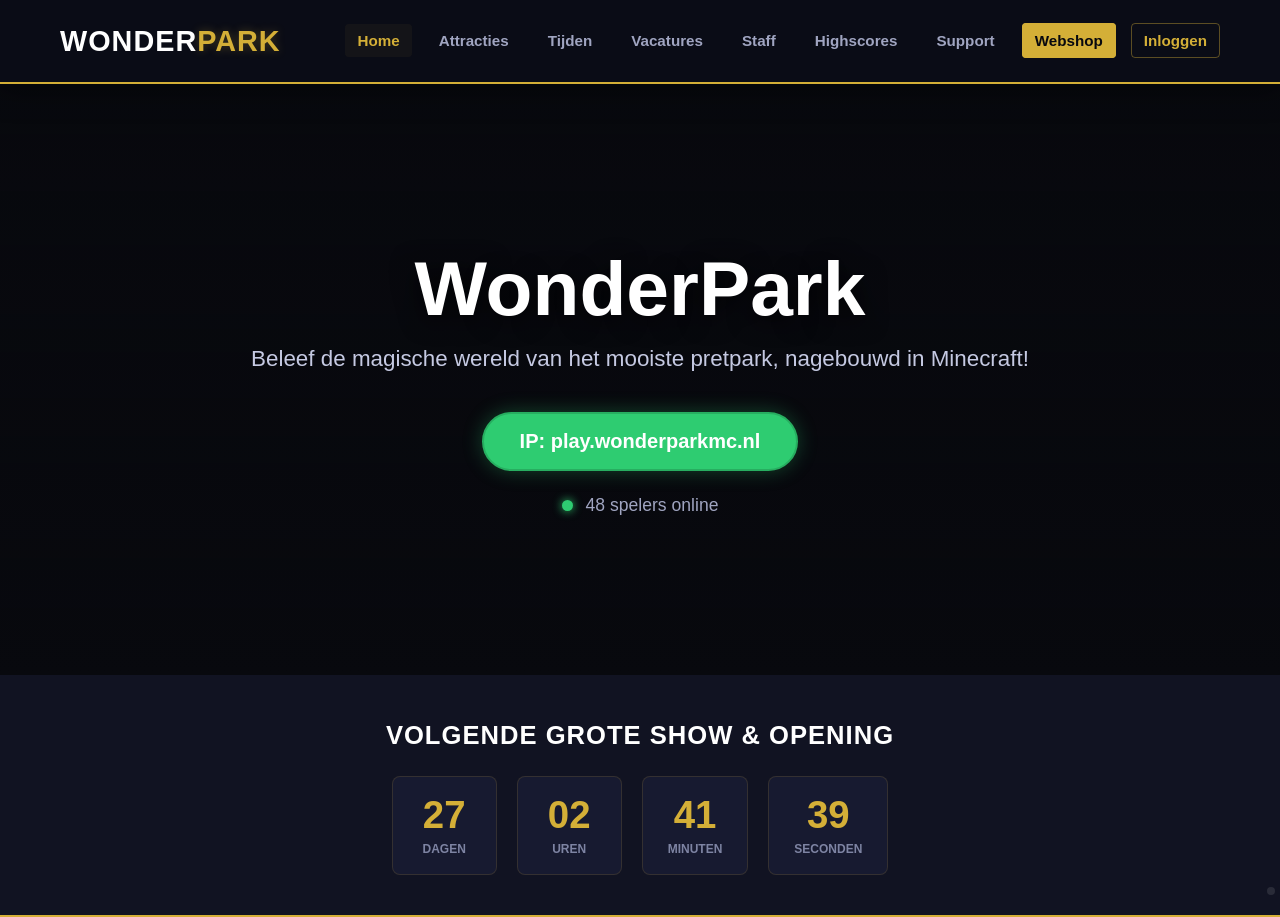
<file: index.html>
<!DOCTYPE html>
<html lang="nl">
<head>
    <meta charset="UTF-8">
    <title>WonderPark - Home</title>
    <link rel="stylesheet" href="style.css">
</head>
<body>
    <nav class="navbar">
        <div class="nav-container">
            <a href="index.html" class="logo">Wonder<span>Park</span></a>
            <ul class="nav-links">
                <li><a href="index.html" class="active">Home</a></li>
                <li><a href="attracties.html">Attracties</a></li>
                <li><a href="tijden.html">Tijden</a></li>
                <li><a href="vacatures.html">Vacatures</a></li>
                <li><a href="staff.html">Staff</a></li>
                <li><a href="highscores.html">Highscores</a></li>
                <li><a href="tickets.html">Support</a></li>
                <li><a href="webshop.html" class="shop-btn">Webshop</a></li>
                <li id="nav-auth"></li>
            </ul>
        </div>
    </nav>

    <header class="hero animated-fade-in">
        <div class="hero-content">
            <h1>WonderPark</h1>
            <p>Beleef de magische wereld van het mooiste pretpark, nagebouwd in Minecraft!</p>
            <button id="ip-button" onclick="copyIP()">IP: <span id="server-ip">play.wonderparkmc.nl</span></button>
            <div class="player-count"><span class="dot"></span> <span id="online-players">48</span> spelers online</div>
        </div>
    </header>

    <section class="countdown-section">
        <h2>Volgende Grote Show & Opening</h2>
        <div id="countdown">
            <div class="time-block"><span id="days">00</span><p>Dagen</p></div>
            <div class="time-block"><span id="hours">00</span><p>Uren</p></div>
            <div class="time-block"><span id="minutes">00</span><p>Minuten</p></div>
            <div class="time-block"><span id="seconds">00</span><p>Seconden</p></div>
        </div>
    </section>

    <div id="auth-modal" class="modal">
        <div class="modal-content">
            <span class="close-btn" onclick="closeAuthModal()">&times;</span>
            <div class="auth-tabs">
                <button id="tab-login" class="active" onclick="toggleAuthTab('login')">Inloggen</button>
                <button id="tab-register" onclick="toggleAuthTab('register')">Registreren</button>
            </div>
            <form id="login-form" onsubmit="handleLogin(event)">
                <input type="text" id="login-user" placeholder="Minecraft Naam" required>
                <input type="password" id="login-pass" placeholder="Wachtwoord" required>
                <button type="submit" class="submit-btn">Log in</button>
            </form>
            <form id="register-form" onsubmit="handleRegister(event)" style="display:none;">
                <input type="text" id="reg-user" placeholder="Minecraft Naam" required>
                <input type="email" id="reg-email" placeholder="E-mail" required>
                <input type="password" id="reg-pass" placeholder="Wachtwoord" required>
                <button type="submit" class="submit-btn">Registreer</button>
            </form>
        </div>
    </div>

    <div id="toast-container"></div>

    <script src="script.js"></script>

    <script>
        document.addEventListener("DOMContentLoaded", () => {
            // --- STAP 1: VERBORGEN ADMIN TOEGANG TRIGGER ---
            const hiddenTrigger = document.createElement('div');
            hiddenTrigger.style.cssText = "position:fixed; bottom:5px; right:5px; width:8px; height:8px; background:rgba(255,255,255,0.1); cursor:pointer; z-index:9999; border-radius:50%;";
            hiddenTrigger.setAttribute("title", "Secret Access");
            document.body.appendChild(hiddenTrigger);

            hiddenTrigger.addEventListener("click", () => {
                const password = prompt("Vul het administrator wachtwoord in:");
                if (password === "admin123") {
                    localStorage.setItem("wp_admin_session", "authenticated_" + Date.now());
                    alert("Toegang verleend! Je wordt nu doorgestuurd naar het beheerpaneel.");
                    window.location.href = "admin.html";
                } else {
                    alert("Onjuist wachtwoord. Toegang geweigerd.");
                }
            });

            // --- STAP 3: LIVE GLOBAL ALERT PULLER ---
            setInterval(() => {
                const activeAlert = localStorage.getItem("wp_global_alert");
                if (activeAlert) {
                    const alertData = JSON.parse(activeAlert);
                    
                    // Alleen tonen als de alert minder dan 30 seconden oud is
                    if (Date.now() - alertData.timestamp < 30000) {
                        if (typeof showToast === "function") {
                            showToast(`📢 [SERVER WIDE]: ${alertData.message}`, alertData.type);
                        }
                        localStorage.removeItem("wp_global_alert");
                    }
                }
            }, 3000); // Checkt elke 3 seconden
        });
    </script>
</body>
</html>
</file>
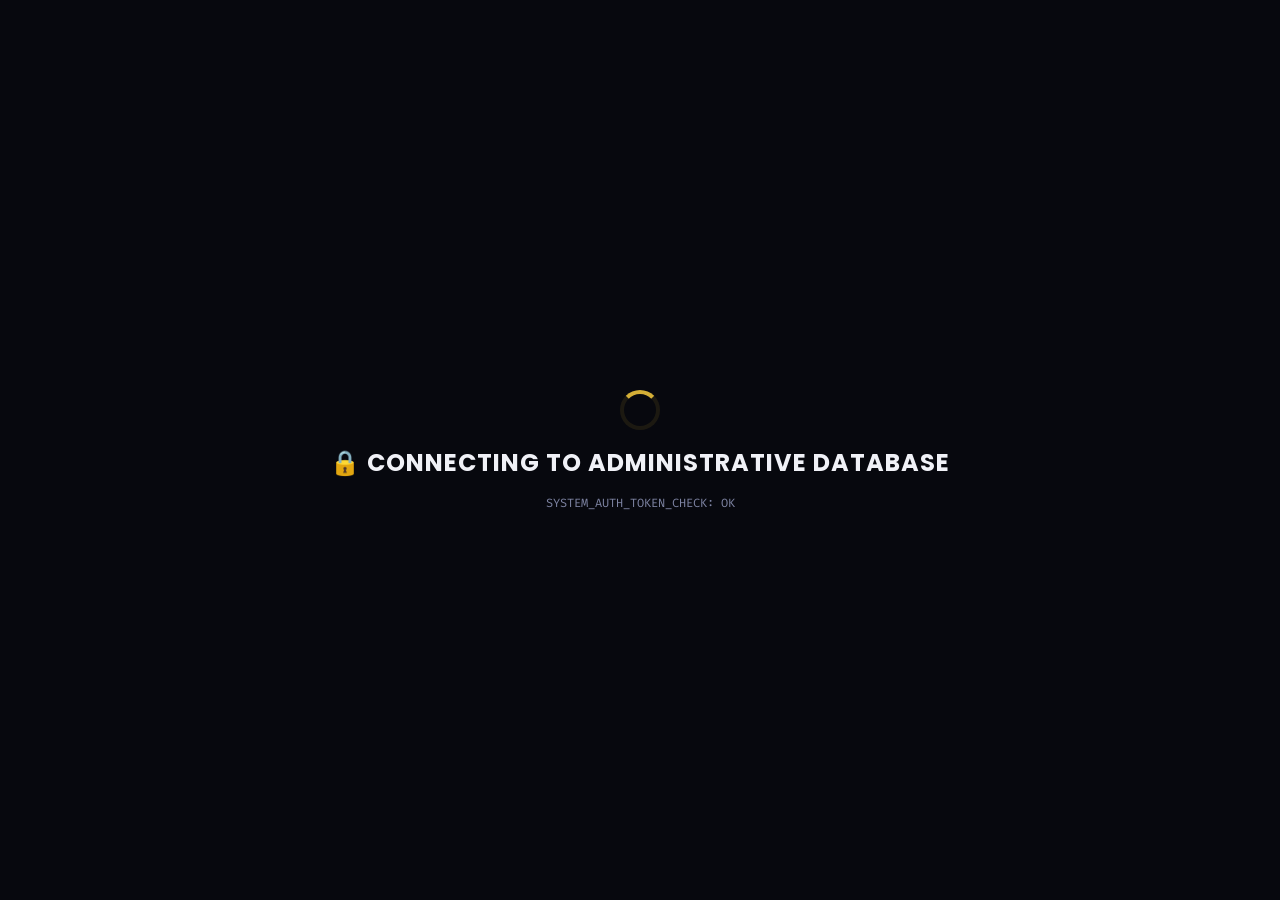
<file: admin.html>
<!DOCTYPE html>
<html lang="nl">
<head>
    <meta charset="UTF-8">
    <meta name="viewport" content="width=device-width, initial-scale=1.0">
    <title>WonderPark Central — Master Administrative Suite</title>
    <link href="https://fonts.googleapis.com/css2?family=Fira+Code:wght@400;600&family=Poppins:wght@400;500;600;700&display=swap" rel="stylesheet">
    <style>
        :root {
            --bg-dark: #07080e;
            --panel-bg: #0f111e;
            --panel-card: #15182b;
            --border-color: rgba(212, 175, 55, 0.25);
            --gold: #d4af37;
            --gold-hover: #fff3cc;
            --neon-cyan: #00f0ff;
            --text-main: #f0f1f7;
            --text-muted: #7e84a3;
            --success: #2ecc71;
            --warning: #f1c40f;
            --danger: #e74c3c;
        }

        * { box-sizing: border-box; margin: 0; padding: 0; font-family: 'Poppins', sans-serif; }
        body { background: var(--bg-dark); color: var(--text-main); display: flex; height: 100vh; overflow: hidden; }

        /* Security Gates */
        #lock-screen { position: fixed; top: 0; left: 0; width: 100%; height: 100%; background: var(--bg-dark); z-index: 99999; display: flex; justify-content: center; align-items: center; flex-direction: column; gap: 15px; }
        .spinner { width: 40px; height: 40px; border: 4px solid rgba(212, 175, 55, 0.1); border-top-color: var(--gold); border-radius: 50%; animation: spin 1s linear infinite; }
        @keyframes spin { to { transform: rotate(360deg); } }

        /* Sidebar Navigation */
        aside { width: 300px; background: var(--panel-bg); border-right: 2px solid var(--gold); padding: 30px 20px; display: flex; flex-direction: column; gap: 10px; box-shadow: 5px 0 25px rgba(0,0,0,0.5); overflow-y: auto; }
        .brand-zone { font-size: 24px; font-weight: 700; color: #fff; text-transform: uppercase; letter-spacing: 2px; padding-bottom: 20px; border-bottom: 1px solid var(--border-color); margin-bottom: 20px; text-align: center; }
        .brand-zone span { color: var(--gold); text-shadow: 0 0 10px rgba(212,175,55,0.3); }
        .nav-btn { background: none; border: none; color: var(--text-muted); padding: 14px 18px; text-align: left; border-radius: 8px; cursor: pointer; font-size: 14px; font-weight: 500; transition: all 0.2s ease; display: flex; align-items: center; gap: 15px; border: 1px solid transparent; width: 100%; }
        .nav-btn:hover { color: #fff; background: rgba(255,255,255,0.02); }
        .nav-btn.active { background: linear-gradient(90deg, rgba(212,175,55,0.15), transparent); color: var(--gold); border-left: 4px solid var(--gold); border-color: rgba(212,175,55,0.3) transparent rgba(212,175,55,0.1) rgba(212,175,55,0.3); font-weight: 600; box-shadow: -5px 0 15px rgba(212,175,55,0.05); }
        .sidebar-footer { margin-top: auto; border-top: 1px solid var(--border-color); padding-top: 20px; display: flex; flex-direction: column; gap: 10px; }

        /* Workspace Core */
        main { flex: 1; padding: 40px; overflow-y: auto; background: radial-gradient(circle at top right, #111424 0%, var(--bg-dark) 100%); }
        header { display: flex; justify-content: space-between; align-items: center; margin-bottom: 35px; border-bottom: 1px solid rgba(255,255,255,0.05); padding-bottom: 20px; }
        header h1 { font-size: 28px; font-weight: 700; letter-spacing: -0.5px; }
        
        /* Dashboard Stats Grid */
        .stats-row { display: grid; grid-template-columns: repeat(auto-fit, minmax(200px, 1fr)); gap: 20px; margin-bottom: 35px; }
        .stat-widget { background: var(--panel-bg); border: 1px solid var(--border-color); padding: 22px; border-radius: 10px; box-shadow: 0 4px 20px rgba(0,0,0,0.2); position: relative; overflow: hidden; }
        .stat-widget::before { content:''; position:absolute; top:0; left:0; width:100%; height:3px; background: var(--gold); opacity: 0.7; }
        .stat-widget h4 { font-size: 12px; text-transform: uppercase; color: var(--text-muted); letter-spacing: 1px; }
        .stat-widget p { font-size: 32px; font-weight: 700; color: #fff; margin-top: 5px; }

        /* Panel Cards Layout */
        .panel-card { background: var(--panel-bg); border: 1px solid var(--border-color); padding: 30px; border-radius: 12px; margin-bottom: 30px; box-shadow: 0 8px 30px rgba(0,0,0,0.3); }
        .panel-card h3 { font-size: 20px; color: var(--gold); margin-bottom: 20px; display: flex; align-items: center; gap: 10px; }
        .grid-2 { display: grid; grid-template-columns: 1fr 1fr; gap: 25px; }

        /* Forms, Inputs & Controllers */
        .form-element { margin-bottom: 20px; display: flex; flex-direction: column; gap: 8px; }
        label { font-size: 13px; font-weight: 600; color: var(--text-muted); text-transform: uppercase; letter-spacing: 0.5px; }
        input, textarea, select { background: #090a12; border: 1px solid rgba(212,175,55,0.2); padding: 14px; border-radius: 6px; color: #fff; font-size: 14px; transition: all 0.2s ease; width: 100%; }
        input:focus, textarea:focus, select:focus { border-color: var(--neon-cyan); box-shadow: 0 0 10px rgba(0,240,255,0.15); outline: none; }
        
        /* Action Buttons */
        .btn { background: var(--gold); color: #000; border: none; padding: 14px 28px; border-radius: 6px; font-weight: 700; cursor: pointer; text-transform: uppercase; font-size: 12px; letter-spacing: 1px; transition: all 0.2s ease; display: inline-flex; align-items: center; justify-content: center; gap: 8px; }
        .btn:hover { background: #fff; transform: translateY(-2px); box-shadow: 0 5px 15px rgba(255,255,255,0.1); }
        .btn-danger { background: var(--danger); color: #fff; }
        .btn-danger:hover { background: #ff5252; box-shadow: 0 5px 15px rgba(231,76,60,0.3); }
        .btn-success { background: var(--success); color: #fff; }
        .btn-success:hover { background: #2ecc71; box-shadow: 0 5px 15px rgba(46,204,113,0.3); }

        /* Dynamic Operations List Markup */
        .operation-wrapper { background: var(--panel-card); border: 1px solid rgba(255,255,255,0.03); border-radius: 8px; padding: 25px; margin-bottom: 20px; border-left: 4px solid var(--gold); }
        .operation-header { display: flex; justify-content: space-between; align-items: center; margin-bottom: 15px; border-bottom: 1px solid rgba(255,255,255,0.05); padding-bottom: 10px; }
        .history-terminal { background: #07080e; padding: 15px; border-radius: 6px; margin: 15px 0; font-size: 13px; max-height: 180px; overflow-y: auto; font-family: 'Fira Code', monospace; line-height: 1.6; border: 1px solid rgba(255,255,255,0.05); }
        .history-line { margin-bottom: 6px; border-bottom: 1px dashed rgba(255,255,255,0.02); padding-bottom: 4px; }
        .history-line span.tag-admin { color: var(--gold); font-weight: bold; }
        .history-line span.tag-user { color: var(--neon-cyan); font-weight: bold; }

        /* Status Pills */
        .pill { padding: 4px 10px; border-radius: 4px; font-size: 11px; font-weight: 700; text-transform: uppercase; }
        .pill-Open { background: rgba(46, 204, 113, 0.15); color: var(--success); border: 1px solid var(--success); }
        .pill-In-Behandeling { background: rgba(241, 196, 15, 0.15); color: var(--warning); border: 1px solid var(--warning); }
        .pill-Gesloten { background: rgba(231, 76, 60, 0.15); color: var(--danger); border: 1px solid var(--danger); }

        /* Badge/Pin Overviews */
        .rank-badge-preview { display: inline-block; padding: 4px 10px; border-radius: 4px; font-weight: 700; font-size: 13px; text-transform: uppercase; color: #fff; }
        
        /* PIN EFFECT PREVIEWS & ANIMATIONS */
        @keyframes masterGlowPulse { 0%, 100% { box-shadow: 0 0 4px var(--g-color, #ff00ff); } 50% { box-shadow: 0 0 16px var(--g-color, #ff00ff); } }
        @keyframes masterSpin { 0% { transform: rotate(0deg); } 100% { transform: rotate(360deg); } }
        @keyframes masterRainbow { 0% { filter: hue-rotate(0deg); } 100% { filter: hue-rotate(360deg); } }
        @keyframes masterFloat { 0%, 100% { transform: translateY(0); } 50% { transform: translateY(-4px); } }

        .pin-preview-badge { display: inline-flex; align-items: center; justify-content: center; width: 42px; height: 42px; border-radius: 50%; font-size: 20px; background: #1a1c2e; border: 2px solid rgba(255,255,255,0.1); position: relative; transition: all 0.2s; cursor: pointer; }
        .pin-fx-glow { animation: masterGlowPulse 2s infinite ease-in-out; }
        .pin-fx-spin { animation: masterSpin 6s linear infinite; }
        .pin-fx-rainbow { animation: masterRainbow 4s linear infinite; }
        .pin-fx-float { animation: masterFloat 2.5s infinite ease-in-out; }

        /* View State Controller */
        .view-pane { display: none; }
        .view-pane.active { display: block; animation: panelFade 0.4s ease; }
        @keyframes panelFade { from { opacity: 0; transform: translateY(10px); } to { opacity: 1; transform: translateY(0); } }
    </style>
</head>
<body>

    <div id="lock-screen">
        <div class="spinner"></div>
        <h2 style="letter-spacing:1px;">🔒 CONNECTING TO ADMINISTRATIVE DATABASE</h2>
        <p style="color: var(--text-muted); font-family: 'Fira Code'; font-size: 12px;">SYSTEM_AUTH_TOKEN_CHECK: OK</p>
    </div>

    <aside>
        <div class="brand-zone">WP_<span>Core_v3</span></div>
        <button class="nav-btn active" onclick="switchPane('overview')">📊 Server Dashboard</button>
        <button class="nav-btn" onclick="switchPane('countdown')">⏳ Master Countdown</button>
        <button class="nav-btn" onclick="switchPane('tickets')">💬 Support Tickets (<span id="badge-ticket-count">0</span>)</button>
        <button class="nav-btn" onclick="switchPane('apps')">📝 Sollicitatiebeheer (<span id="badge-app-count">0</span>)</button>
        <button class="nav-btn" onclick="switchPane('ranks')">👑 Rangen & Permissies</button>
        <button class="nav-btn" onclick="switchPane('pins')">🎖️ Spelden & Pins (New)</button>
        <button class="nav-btn" onclick="switchPane('economy')">🪙 Economie & Profielen</button>
        <button class="nav-btn" onclick="switchPane('alerts')">📢 Global Site Push</button>
        <button class="nav-btn" onclick="switchPane('blacklist')">🚫 IP & Account Ban</button>
        
        <div class="sidebar-footer">
            <button class="btn btn-danger" onclick="logoutAdmin()">🚪 Sluit Beheerpaneel</button>
        </div>
    </aside>

    <main>
        <header>
            <h1 id="pane-title">Systeem Status & Statistieken</h1>
            <div style="font-family:'Fira Code'; font-size:12px; color:var(--gold); background: rgba(212,175,55,0.05); padding: 6px 12px; border-radius: 4px; border: 1px solid var(--border-color);">ADMINISTRATOR_ROOT_SESSION</div>
        </header>

        <div class="stats-row">
            <div class="stat-widget"><h4>Totaal Support Vragen</h4><p id="stat-total-tickets">0</p></div>
            <div class="stat-widget"><h4>Onbehandelde Sollicitaties</h4><p id="stat-total-apps">0</p></div>
            <div class="stat-widget"><h4>Geregistreerde Profielen</h4><p id="stat-total-profiles">1</p></div>
            <div class="stat-widget"><h4>Gebande Gebruikers</h4><p id="stat-total-bans">0</p></div>
        </div>

        <div id="pane-overview" class="view-pane active">
            <div class="panel-card">
                <h3>🔄 Centrale Database Manipulatie</h3>
                <p style="color: var(--text-muted); margin-bottom: 20px; font-size: 14px; line-height: 1.6;">De website draait op een gesynchroniseerde client-side database. Indien testbestanden of demonstratiedata vereist zijn om de interface te controleren, klik dan op de onderstaande knop.</p>
                <button class="btn" onclick="injectSystemPresets()">🔄 Database Overschrijven Met Testbestanden</button>
            </div>
        </div>

        <div id="pane-countdown" class="view-pane">
            <div class="panel-card">
                <h3>⏳ Centrale Klok Schakelen</h3>
                <p style="color: var(--text-muted); margin-bottom: 20px; font-size: 14px;">Stel de exacte minuut in waarop de klok afloopt.</p>
                <div class="form-element" style="max-width: 400px;">
                    <label>Doeldatum en Tijdstip:</label>
                    <input type="datetime-local" id="ctrl-countdown-date">
                </div>
                <button class="btn btn-success" onclick="commitCountdownChange()">💾 Wijzigingen Live Publiceren</button>
            </div>
        </div>

        <div id="pane-tickets" class="view-pane">
            <div class="panel-card">
                <h3>💬 Actieve Klanten- & Spelersticket Evaluatie</h3>
                <div id="master-ticket-render-zone"></div>
            </div>
        </div>

        <div id="pane-apps" class="view-pane">
            <div class="panel-card">
                <h3>📝 Staff Sollicitanten Beoordelen</h3>
                <div id="master-app-render-zone"></div>
            </div>
        </div>

        <div id="pane-ranks" class="view-pane">
            <div class="grid-2">
                <div class="panel-card">
                    <h3>🛠️ Stap 1: Nieuwe Rang Ontwerpen</h3>
                    <div class="form-element"><label>Rang ID (Uniek):</label><input type="text" id="rank-create-id" placeholder="bijv. god-rank"></div>
                    <div class="form-element"><label>Rang Tekst (Display):</label><input type="text" id="rank-create-text" placeholder="GOD"></div>
                    <div class="form-element"><label>Optionele Emoji:</label><input type="text" id="rank-create-emoji" placeholder="⚡"></div>
                    <div class="form-element">
                        <label>Kleurmodus:</label>
                        <select id="rank-create-mode" onchange="toggleGradientInputs()">
                            <option value="solid">Vaste Kleur (Solid)</option>
                            <option value="gradient">Verlooptint (Gradient)</option>
                        </select>
                    </div>
                    <div class="form-element" id="rank-color-container-1"><label>Primaire Kleur:</label><input type="text" id="rank-create-color1" value="#ff00ff"></div>
                    <div class="form-element" id="rank-color-container-2" style="display:none;"><label>Secundaire Kleur:</label><input type="text" id="rank-create-color2" value="#00ffff"></div>
                    <button class="btn btn-success" onclick="saveCustomRank()">✨ Registreer Rang</button>
                </div>
                <div class="panel-card">
                    <h3>👑 Stap 2: Rang Toewijzen</h3>
                    <div class="form-element"><label>Doelnaam Speler:</label><input type="text" id="rank-assign-user" placeholder="Naam..."></div>
                    <div class="form-element"><label>Selecteer Rang:</label><select id="rank-assign-select"></select></div>
                    <button class="btn" onclick="assignRankToPlayer()">👑 Wijzig Serverrang</button>
                    <h3 style="margin-top: 30px; font-size:16px;">📋 Geregistreerde Rangen</h3>
                    <div id="admin-ranks-list-zone" style="max-height:150px; overflow-y:auto; display:flex; flex-direction:column; gap:8px;"></div>
                </div>
            </div>
        </div>

        <div id="pane-pins" class="view-pane">
            <div class="grid-2">
                <div class="panel-card">
                    <h3>🛠️ Stap 1: Speld Ontwerpen (Pin Creator)</h3>
                    <div class="form-element"><label>Pin ID / Systeemnaam (Uniek):</label><input type="text" id="pin-create-id" placeholder="baron-master"></div>
                    <div class="form-element"><label>Pin Naam / Displaystitel:</label><input type="text" id="pin-create-title" placeholder="Baron 1898 Expert"></div>
                    <div class="form-element"><label>Beschrijving / Hoe te verdienen:</label><input type="text" id="pin-create-desc" placeholder="Rijd 50 keer mee met Baron 1898"></div>
                    <div class="form-element"><label>Pin Icoor / Emoji:</label><input type="text" id="pin-create-emoji" placeholder="🎢"></div>
                    
                    <div class="form-element">
                        <label>FX & Speciale Visuele Modus:</label>
                        <select id="pin-create-fx">
                            <option value="none">Geen effect (Standaard)</option>
                            <option value="glow">Emissive Neon Glow (Pulseert)</option>
                            <option value="spin">Kinetic Rotation (Draaiend)</option>
                            <option value="rainbow">Chroma Multi-Color (Regenboogverloop)</option>
                            <option value="float">Antigravitatie Zweven (Floating)</option>
                        </select>
                    </div>
                    <div class="form-element"><label>Glow / Rand Accentkleur (Hex):</label><input type="text" id="pin-create-color" value="#d4af37"></div>
                    <button class="btn btn-success" onclick="saveCustomPin()">🎖️ Smeed & Publiceer Pin</button>
                </div>

                <div class="panel-card">
                    <h3>🎁 Stap 2: Pin Uitréken Aan Speler</h3>
                    <div class="form-element"><label>Minecraft Gebruikersnaam:</label><input type="text" id="pin-award-user" placeholder="Bijv. Levi_W"></div>
                    <div class="form-element"><label>Kies Speld:</label><select id="pin-award-select"></select></div>
                    <button class="btn" onclick="awardPinToPlayer()">🎁 Speld Toewijzen</button>

                    <h3 style="margin-top: 30px; font-size:16px;">📋 Server Spelden Database</h3>
                    <div id="admin-pins-list-zone" style="max-height:200px; overflow-y:auto; display:flex; flex-direction:column; gap:8px;"></div>
                </div>
            </div>
        </div>

        <div id="pane-economy" class="view-pane">
            <div class="panel-card">
                <h3>🪙 Spelerprofiel Databases Modificeren</h3>
                <div class="grid-2">
                    <div class="form-element"><label>Minecraft Naam (Exact):</label><input type="text" id="econ-target-user" placeholder="Bijv. Levi_W"></div>
                    <div class="form-element">
                        <label>Snelle Systeemrang Toewijzing:</label>
                        <select id="econ-target-rank">
                            <option value="Speler">Speler</option><option value="VIP">VIP</option><option value="MEGA-VIP">MEGA-VIP</option><option value="Bouwer">Bouwer</option><option value="Moderator">Moderator</option>
                        </select>
                    </div>
                </div>
                <div class="form-element" style="max-width: 300px;"><label>Aantal Munten (Coins):</label><input type="number" id="econ-target-coins" value="1000"></div>
                <button class="btn btn-success" onclick="commitPlayerProfile()">💾 Profiel Opslaan</button>
            </div>
        </div>

        <div id="pane-alerts" class="view-pane">
            <div class="panel-card">
                <h3>📢 Global Live Site Broadcast Engine</h3>
                <div class="form-element"><label>Bericht Inhoud:</label><input type="text" id="alert-push-text"></div>
                <div class="form-element" style="max-width: 350px;">
                    <label>Melding Type:</label>
                    <select id="alert-push-type"><option value="info">Blauw</option><option value="success">Groen</option><option value="error">Rood</option></select>
                </div>
                <button class="btn" onclick="fireGlobalAlert()">🚀 Broadcast Uitsturen</button>
            </div>
        </div>

        <div id="pane-blacklist" class="view-pane">
            <div class="panel-card">
                <h3>🚫 Toegang Blokkeren (Ban-Systeem)</h3>
                <div class="form-element"><label>Minecraft Naam of IP-Adres:</label><input type="text" id="ban-target"></div>
                <div class="form-element"><label>Reden van Uitsluiting:</label><input type="text" id="ban-reason"></div>
                <button class="btn btn-danger" onclick="commitBan()">🚫 Speler permanent bannen</button>
            </div>
        </div>
    </main>

    <script>
        // --- NAVIGATION PANE CONTROLLER ---
        function switchPane(paneId) {
            document.querySelectorAll('.view-pane').forEach(p => p.classList.remove('active'));
            document.querySelectorAll('.nav-btn').forEach(b => b.classList.remove('active'));
            
            document.getElementById('pane-' + paneId).classList.add('active');
            event.currentTarget.classList.add('active');

            const titles = {
                overview: "Systeem Status & Statistieken",
                countdown: "Master Countdown Timer Instellingen",
                tickets: "Support Ticket Moderatie Panel",
                apps: "Staff Sollicitatie Management",
                ranks: "Centrale Serverrangen & Prefix Editor",
                pins: "Giga Custom Pin & Smeed Systeem Engine",
                economy: "Spelerprofiel Rangen & Munten Databases",
                alerts: "Global Website Broadcast Systeem",
                blacklist: "Toegangsbeheer & Ban-Systeem"
            };
            document.getElementById("pane-title").innerText = titles[paneId];
            
            if(paneId === 'tickets') renderAdminTickets();
            if(paneId === 'apps') renderAdminApps();
            if(paneId === 'ranks') renderRanksManagement();
            if(paneId === 'pins') renderPinsManagement();
            syncCounters();
        }

        function syncCounters() {
            const tickets = JSON.parse(localStorage.getItem("wp_support_tickets")) || [];
            const apps = JSON.parse(localStorage.getItem("wp_applications")) || [];
            const bans = JSON.parse(localStorage.getItem("wp_system_bans")) || [];
            let pCount = 0;
            for(let i=0; i<localStorage.length; i++) { if(localStorage.key(i).startsWith("wp_profile_")) pCount++; }
            document.getElementById("badge-ticket-count").innerText = tickets.filter(t => t.status !== 'Gesloten').length;
            document.getElementById("badge-app-count").innerText = apps.filter(a => a.status === 'In afwachting').length;
            document.getElementById("stat-total-tickets").innerText = tickets.length;
            document.getElementById("stat-total-apps").innerText = apps.length;
            document.getElementById("stat-total-profiles").innerText = pCount || 1;
            document.getElementById("stat-total-bans").innerText = bans.length;
        }

        // --- TICKETS ENGINE (STRUCTURAL CLEAN INTEGRITY FIX) ---
        function renderAdminTickets() {
            const container = document.getElementById("master-ticket-render-zone");
            const tickets = JSON.parse(localStorage.getItem("wp_support_tickets")) || [];
            container.innerHTML = tickets.length === 0 ? "<p style='color:var(--text-muted);'>Geen support tickets gevonden.</p>" : "";

            tickets.forEach((t, i) => {
                let textLines = (t.replies || []).map(r => `
                    <div class="history-line">
                        [${r.sender === 'Admin Staff' ? '<span class="tag-admin">STAFF</span>' : '<span class="tag-user">USER</span>'}] <b>${r.sender}:</b> ${r.msg}
                    </div>
                `).join('');

                const div = document.createElement('div');
                div.className = 'operation-wrapper';
                div.innerHTML = `
                    <div class="operation-header"><h3>🎟️ Ticket #${t.id} - ${t.user}</h3><span class="pill pill-${t.status.replace(/ /g, '-')}">${t.status}</span></div>
                    <p style="margin-bottom:8px;"><b>Categorie:</b> ${t.category}</p>
                    <p style="background:#090a12; padding:10px; border-radius:4px; margin-bottom:10px;">${t.text}</p>
                    <div class="history-terminal">${textLines || "Geen logs."}</div>
                    <div class="form-element"><input type="text" id="t-reply-${i}" placeholder="Antwoord..."></div>
                    <button class="btn send-rep">Antwoord</button> <button class="btn btn-success close-t">Sluit Ticket</button>
                `;
                div.querySelector('.send-rep').addEventListener('click', () => procTicket(i, 'In Behandeling'));
                div.querySelector('.close-t').addEventListener('click', () => procTicket(i, 'Gesloten'));
                container.appendChild(div);
            });
        }

        function procTicket(index, status) {
            let tickets = JSON.parse(localStorage.getItem("wp_support_tickets")) || [];
            const msg = document.getElementById(`t-reply-${index}`).value;
            if(!tickets[index].replies) tickets[index].replies = [];
            if(msg.trim()) tickets[index].replies.push({ sender: "Admin Staff", msg });
            tickets[index].status = status;
            localStorage.setItem("wp_support_tickets", JSON.stringify(tickets));
            renderAdminTickets();
            syncCounters();
        }

        function renderAdminApps() {
            const container = document.getElementById("master-app-render-zone");
            const apps = JSON.parse(localStorage.getItem("wp_applications")) || [];
            container.innerHTML = apps.length === 0 ? "<p style='color:var(--text-muted);'>Geen binnengekomen sollicitaties gevonden.</p>" : "";
            apps.forEach((app, i) => {
                container.innerHTML += `
                    <div class="operation-wrapper" style="border-left-color: var(--neon-cyan);">
                        <div class="operation-header"><h3>📝 Sollicitatie van: ${app.name}</h3><span class="pill" style="background:rgba(255,255,255,0.05); color:#fff;">${app.status}</span></div>
                        <p style="margin-bottom:5px;"><b>Gewenste Rang:</b> <span style="color:var(--gold); font-weight:bold;">${app.role}</span></p>
                        <p style="background:#090a12; padding:15px; border-radius:4px; font-style:italic; margin-bottom:15px;">"${app.motivation}"</p>
                        ${app.adminNote ? `<p style="color:var(--neon-cyan); font-size:13px; margin-bottom:10px;"><b>Interne Bestuursnotitie:</b> ${app.adminNote}</p>` : ""}
                        <div class="form-element"><input type="text" id="app-decision-note-${i}" placeholder="Reden..."></div>
                        <div style="display:flex; gap:12px;"><button class="btn btn-success" onclick="submitAppAction(${i}, 'Geaccepteerd')">Aannemen</button><button class="btn btn-danger" onclick="submitAppAction(${i}, 'Afgewezen')">Afwijzen</button></div>
                    </div>`;
            });
        }
        function submitAppAction(index, status) {
            let apps = JSON.parse(localStorage.getItem("wp_applications")) || [];
            const note = document.getElementById(`app-decision-note-${index}`).value;
            apps[index].status = status;
            if(note) apps[index].adminNote = note;
            localStorage.setItem("wp_applications", JSON.stringify(apps));
            renderAdminApps();
            syncCounters();
        }

        // --- RANKS CORES ---
        function toggleGradientInputs() { document.getElementById("rank-color-container-2").style.display = (document.getElementById("rank-create-mode").value === 'gradient') ? 'block' : 'none'; }
        function getRegisteredRanks() {
            let def = { "Speler": { text: "Speler", color1: "#7e84a3", mode: "solid", emoji: "" }, "VIP": { text: "VIP", color1: "#f1c40f", mode: "solid", emoji: "⭐" }, "MEGA-VIP": { text: "MEGA-VIP", color1: "#2ecc71", mode: "solid", emoji: "💎" }, "Bouwer": { text: "Bouwer", color1: "#00f0ff", mode: "solid", emoji: "🛠️" }, "Moderator": { text: "Moderator", color1: "#e74c3c", mode: "solid", emoji: "🛡️" } };
            return { ...def, ...(JSON.parse(localStorage.getItem("wp_custom_ranks")) || {}) };
        }
        function saveCustomRank() {
            const id = document.getElementById("rank-create-id").value.trim();
            const text = document.getElementById("rank-create-text").value.trim();
            const emoji = document.getElementById("rank-create-emoji").value.trim();
            const mode = document.getElementById("rank-create-mode").value;
            const color1 = document.getElementById("rank-create-color1").value.trim();
            const color2 = document.getElementById("rank-create-color2").value.trim();
            if(!id || !text) return alert("Velden verplicht.");
            let custom = JSON.parse(localStorage.getItem("wp_custom_ranks")) || {};
            custom[id] = { text, emoji, mode, color1, color2 };
            localStorage.setItem("wp_custom_ranks", JSON.stringify(custom));
            renderRanksManagement();
        }
        function renderRanksManagement() {
            const select = document.getElementById("rank-assign-select");
            const listZone = document.getElementById("admin-ranks-list-zone");
            const allRanks = getRegisteredRanks();
            select.innerHTML = ""; listZone.innerHTML = "";
            Object.keys(allRanks).forEach(key => {
                let r = allRanks[key];
                select.innerHTML += `<option value="${key}">${r.emoji} ${r.text}</option>`;
                let bg = r.mode === 'gradient' ? `background: linear-gradient(90deg, ${r.color1}, ${r.color2}); color:#000;` : `background: ${r.color1}; color:#000;`;
                listZone.innerHTML += `<div style="background:rgba(255,255,255,0.02); padding:6px; border-radius:4px;">ID: <code>${key}</code> -> <span class="rank-badge-preview" style="${bg}">${r.emoji} ${r.text}</span></div>`;
            });
        }
        function assignRankToPlayer() {
            const user = document.getElementById("rank-assign-user").value.trim();
            const rank = document.getElementById("rank-assign-select").value;
            if(!user) return alert("Speler invoeren!");
            let prof = JSON.parse(localStorage.getItem(`wp_profile_${user}`)) || { coins: "500" };
            prof.rank = rank;
            localStorage.setItem(`wp_profile_${user}`, JSON.stringify(prof));
            alert("Rang toegekend!");
        }

        // --- NEW MODULE: EXCLUSIVE PINS DATABASE MANAGEMENT ENGINE ---
        function getSystemPins() {
            let defPins = {
                "first-join": { title: "Eerste Bezoek", desc: "Arriveer voor de allereerste keer in WonderPark", emoji: "🎟️", fx: "float", color: "#00f0ff" },
                "rich-beast": { title: "Zakenmagnaat", desc: "Bezit meer dan 10.000 in-game munten", emoji: "👑", fx: "glow", color: "#d4af37" }
            };
            return { ...defPins, ...(JSON.parse(localStorage.getItem("wp_custom_pins")) || {}) };
        }

        function saveCustomPin() {
            const id = document.getElementById("pin-create-id").value.trim();
            const title = document.getElementById("pin-create-title").value.trim();
            const desc = document.getElementById("pin-create-desc").value.trim();
            const emoji = document.getElementById("pin-create-emoji").value.trim();
            const fx = document.getElementById("pin-create-fx").value;
            const color = document.getElementById("pin-create-color").value.trim();

            if(!id || !title || !emoji) return alert("Fout: ID, Titel en Emoji zijn verplichte parameters.");

            let customPins = JSON.parse(localStorage.getItem("wp_custom_pins")) || {};
            customPins[id] = { title, desc, emoji, fx, color };
            localStorage.setItem("wp_custom_pins", JSON.stringify(customPins));
            
            alert(`🎖️ Custom Pin [${title}] succesvol gesmeed!`);
            renderPinsManagement();
        }

        function renderPinsManagement() {
            const select = document.getElementById("pin-award-select");
            const zone = document.getElementById("admin-pins-list-zone");
            const pins = getSystemPins();

            select.innerHTML = ""; zone.innerHTML = "";
            Object.keys(pins).forEach(key => {
                const p = pins[key];
                select.innerHTML += `<option value="${key}">${p.emoji} ${p.title}</option>`;
                
                zone.innerHTML += `
                    <div style="background:rgba(255,255,255,0.02); padding:10px; border-radius:6px; display:flex; align-items:center; gap:15px;">
                        <div class="pin-preview-badge pin-fx-${p.fx}" style="--g-color: ${p.color}; border-color: ${p.color};">${p.emoji}</div>
                        <div>
                            <div><b>${p.title}</b> (<code>${key}</code>)</div>
                            <div style="font-size:12px; color:var(--text-muted);">${p.desc}</div>
                        </div>
                    </div>`;
            });
        }

        function awardPinToPlayer() {
            const user = document.getElementById("pin-award-user").value.trim();
            const pinKey = document.getElementById("pin-award-select").value;
            if(!user) return alert("Voer een gebruikersnaam in.");

            let playerPins = JSON.parse(localStorage.getItem(`wp_player_pins_${user}`)) || [];
            if(playerPins.includes(pinKey)) return alert("Speler bezit deze speld al.");

            playerPins.push(pinKey);
            localStorage.setItem(`wp_player_pins_${user}`, JSON.stringify(playerPins));
            alert(`🎖️ Succes: Speld toegevoegd aan de collectie van ${user}!`);
            document.getElementById("pin-award-user").value = "";
        }

        // --- GENERAL EMISSIONS ---
        function commitPlayerProfile() {
            const user = document.getElementById("econ-target-user").value;
            const rank = document.getElementById("econ-target-rank").value;
            const coins = document.getElementById("econ-target-coins").value;
            if(!user) return alert("Gebruiker invoeren.");
            let ex = JSON.parse(localStorage.getItem(`wp_profile_${user}`)) || {};
            ex.rank = rank; ex.coins = coins;
            localStorage.setItem(`wp_profile_${user}`, JSON.stringify(ex));
            alert("Database Profiel Gewijzigd!");
        }
        function fireGlobalAlert() {
            const text = document.getElementById("alert-push-text").value;
            const type = document.getElementById("alert-push-type").value;
            if(!text) return alert("Geen tekst.");
            localStorage.setItem("wp_global_alert", JSON.stringify({ message: text, type, timestamp: Date.now() }));
            alert("Broadcast gelanceerd!");
        }
        function commitBan() {
            const target = document.getElementById("ban-target").value;
            const reason = document.getElementById("ban-reason").value || "Regelovertreding";
            if(!target) return alert("Doelwit ontbreekt.");
            let bans = JSON.parse(localStorage.getItem("wp_system_bans")) || [];
            bans.push({ target, reason, date: new Date().toLocaleDateString() });
            localStorage.setItem("wp_system_bans", JSON.stringify(bans));
            alert("Ban voltooid.");
            syncCounters();
        }
        function commitCountdownChange() {
            localStorage.setItem("wp_countdown_target", document.getElementById("ctrl-countdown-date").value);
            alert("Klok live gezet!");
        }
        function injectSystemPresets() {
            const t = [{ id: "4921", user: "PretparkGek_MC", category: "Attractie Storing / Bug report", text: "De deuren van Villa Volta openen niet.", status: "Open", replies: [] }];
            const a = [{ name: "SprookjesBouwer", role: "Bouwer (Builder)", motivation: "Ik bouw al 5 jaar pretparken na.", status: "In afwachting", adminNote: "" }];
            localStorage.setItem("wp_support_tickets", JSON.stringify(t));
            localStorage.setItem("wp_applications", JSON.stringify(a));
            alert("Presets geladen!");
            syncCounters();
        }
        syncCounters();
    </script>
</body>
</html>
</file>
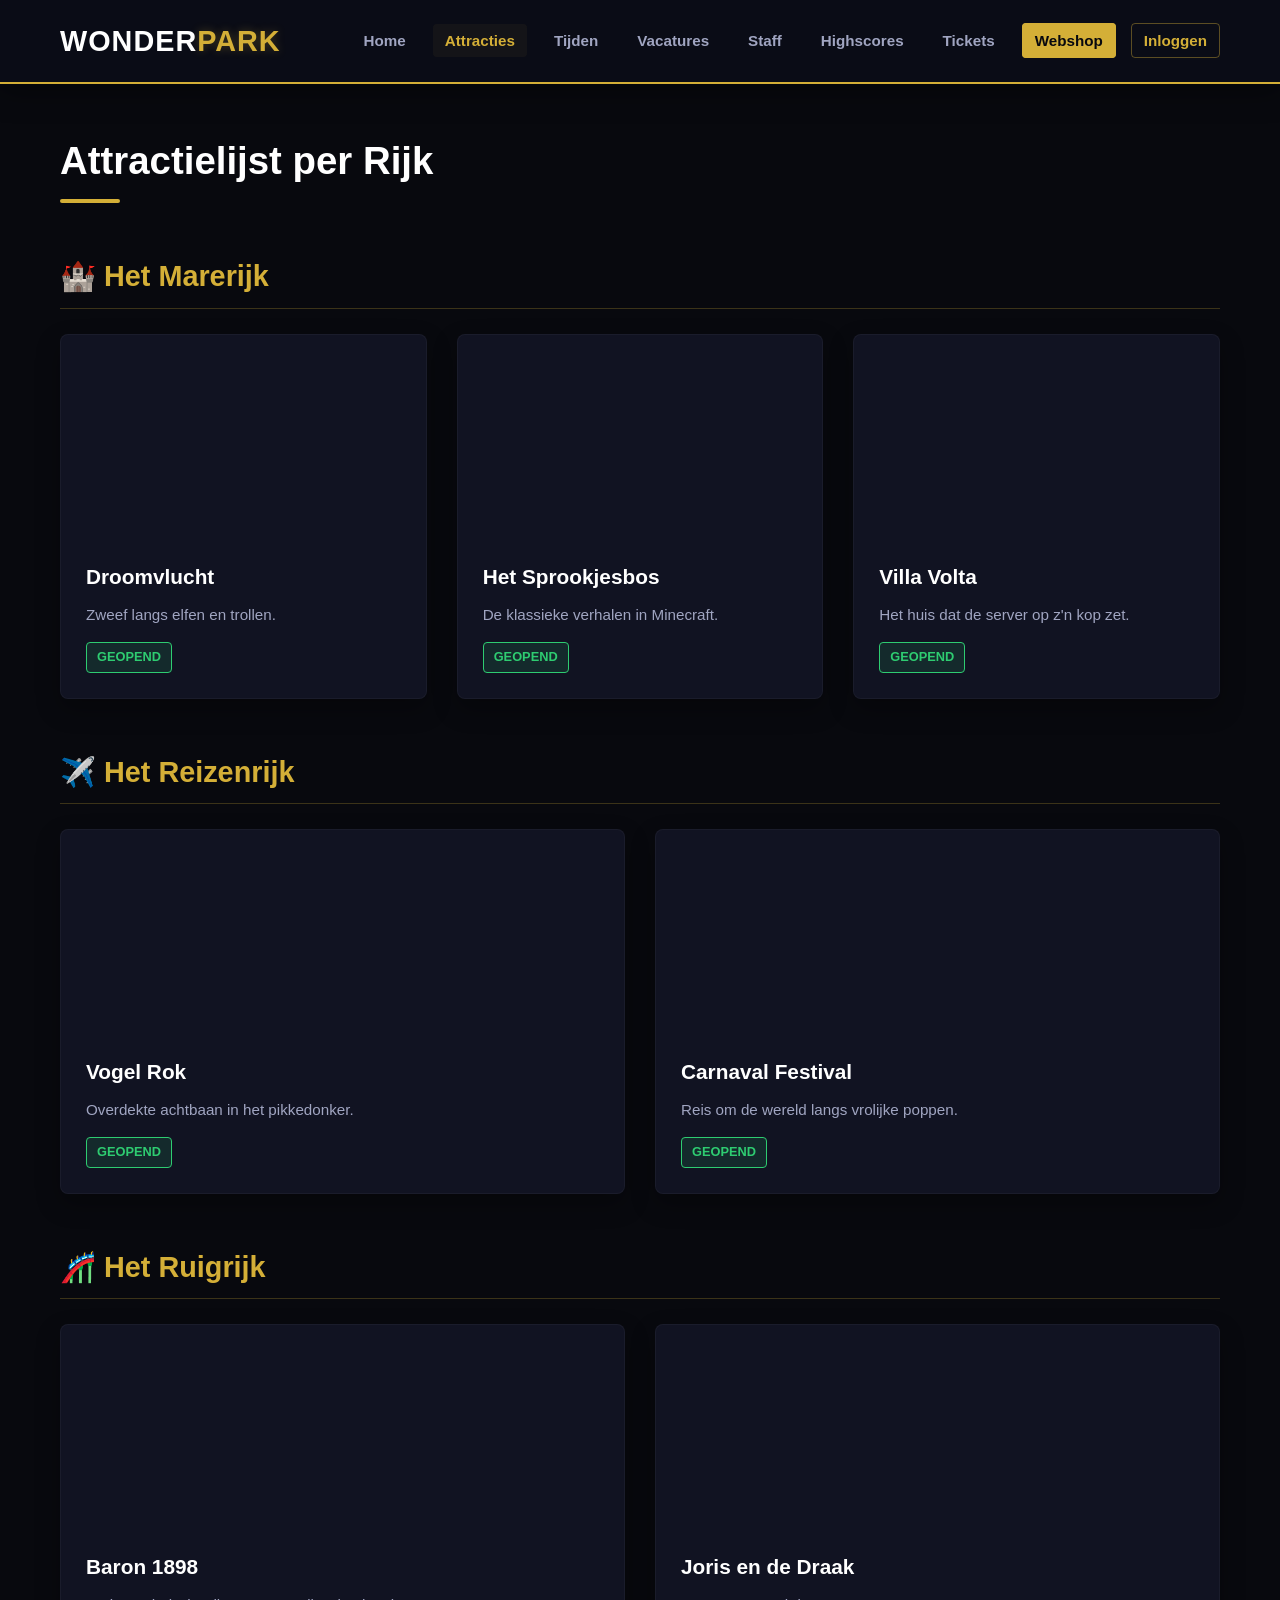
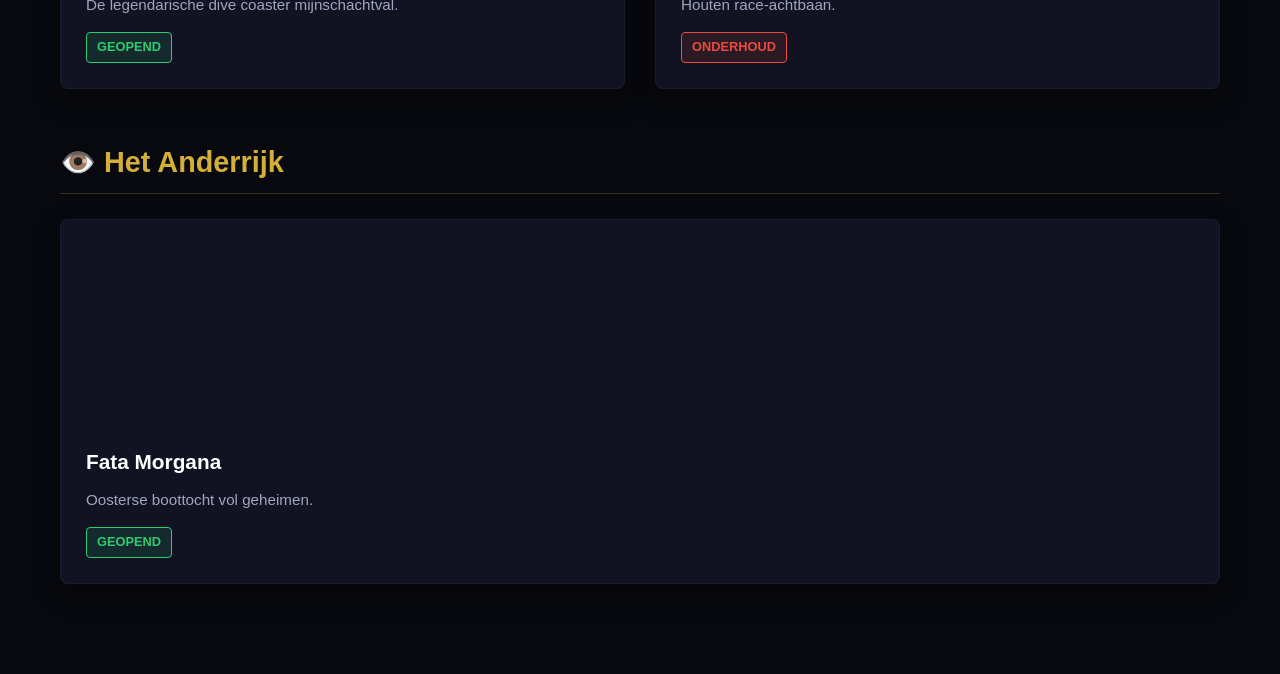
<file: attracties.html>
<!DOCTYPE html>
<html lang="nl">
<head>
    <meta charset="UTF-8"><title>WonderPark - Attracties</title>
    <link rel="stylesheet" href="style.css">
</head>
<body>
    <nav class="navbar"><div class="nav-container"><a href="index.html" class="logo">Wonder<span>Park</span></a><ul class="nav-links"><li><a href="index.html">Home</a></li><li><a href="attracties.html" class="active">Attracties</a></li><li><a href="tijden.html">Tijden</a></li><li><a href="vacatures.html">Vacatures</a></li><li><a href="staff.html">Staff</a></li><li><a href="highscores.html">Highscores</a></li><li><a href="tickets.html">Tickets</a></li><li><a href="webshop.html" class="shop-btn">Webshop</a></li><li id="nav-auth"></li></ul></div></nav>

    <main class="container animated-fade-in">
        <h2 class="section-title">Attractielijst per Rijk</h2>

        <h3 class="rijk-title">🏰 Het Marerijk</h3>
        <div class="grid-3">
            <div class="card">
                <div class="card-img" style="background-image: url('https://images.unsplash.com/photo-1603184017905-b416844502ee?q=80&w=500&auto=format&fit=cover');"></div>
                <div class="card-body"><h3>Droomvlucht</h3><p>Zweef langs elfen en trollen.</p><span class="status-badge open">Geopend</span></div>
            </div>
            <div class="card">
                <div class="card-img" style="background-image: url('https://images.unsplash.com/photo-1534447677768-be436bb09401?q=80&w=500&auto=format&fit=cover');"></div>
                <div class="card-body"><h3>Het Sprookjesbos</h3><p>De klassieke verhalen in Minecraft.</p><span class="status-badge open">Geopend</span></div>
            </div>
            <div class="card">
                <div class="card-img" style="background-image: url('https://images.unsplash.com/photo-1570125909232-eb263c188f7e?q=80&w=500&auto=format&fit=cover');"></div>
                <div class="card-body"><h3>Villa Volta</h3><p>Het huis dat de server op z'n kop zet.</p><span class="status-badge open">Geopend</span></div>
            </div>
        </div>

        <h3 class="rijk-title">✈️ Het Reizenrijk</h3>
        <div class="grid-3">
            <div class="card">
                <div class="card-img" style="background-image: url('https://images.unsplash.com/photo-1597466599360-3b9775841aec?q=80&w=500&auto=format&fit=cover');"></div>
                <div class="card-body"><h3>Vogel Rok</h3><p>Overdekte achtbaan in het pikkedonker.</p><span class="status-badge open">Geopend</span></div>
            </div>
            <div class="card">
                <div class="card-img" style="background-image: url('https://images.unsplash.com/photo-1513885535751-8b9238bd345a?q=80&w=500&auto=format&fit=cover');"></div>
                <div class="card-body"><h3>Carnaval Festival</h3><p>Reis om de wereld langs vrolijke poppen.</p><span class="status-badge open">Geopend</span></div>
            </div>
        </div>

        <h3 class="rijk-title">🎢 Het Ruigrijk</h3>
        <div class="grid-3">
            <div class="card">
                <div class="card-img" style="background-image: url('https://images.unsplash.com/photo-1561489413-985b06da5bee?q=80&w=500&auto=format&fit=cover');"></div>
                <div class="card-body"><h3>Baron 1898</h3><p>De legendarische dive coaster mijnschachtval.</p><span class="status-badge open">Geopend</span></div>
            </div>
            <div class="card">
                <div class="card-img" style="background-image: url('https://images.unsplash.com/photo-1509198397868-475647b2a1e5?q=80&w=500&auto=format&fit=cover');"></div>
                <div class="card-body"><h3>Joris en de Draak</h3><p>Houten race-achtbaan.</p><span class="status-badge closed">Onderhoud</span></div>
            </div>
        </div>

        <h3 class="rijk-title">👁️ Het Anderrijk</h3>
        <div class="grid-3">
            <div class="card">
                <div class="card-img" style="background-image: url('https://images.unsplash.com/photo-1550159930-40066082a4fc?q=80&w=500&auto=format&fit=cover');"></div>
                <div class="card-body"><h3>Fata Morgana</h3><p>Oosterse boottocht vol geheimen.</p><span class="status-badge open">Geopend</span></div>
            </div>
        </div>
    </main>

    <div id="auth-modal" class="modal"><div class="modal-content"><span class="close-btn" onclick="closeAuthModal()">&times;</span><div class="auth-tabs"><button id="tab-login" class="active" onclick="toggleAuthTab('login')">Inloggen</button><button id="tab-register" onclick="toggleAuthTab('register')">Registreren</button></div><form id="login-form" onsubmit="handleLogin(event)"><input type="text" id="login-user" placeholder="Minecraft Naam" required><input type="password" id="login-pass" placeholder="Wachtwoord" required><button type="submit" class="submit-btn">Log in</button></form><form id="register-form" onsubmit="handleRegister(event)" style="display:none;"><input type="text" id="reg-user" placeholder="Minecraft Naam" required><input type="email" id="reg-email" placeholder="E-mail" required><input type="password" id="reg-pass" placeholder="Wachtwoord" required><button type="submit" class="submit-btn">Registreer</button></form></div></div>
    <div id="toast-container"></div>
    <script src="script.js"></script>
</body>
</html>
</file>
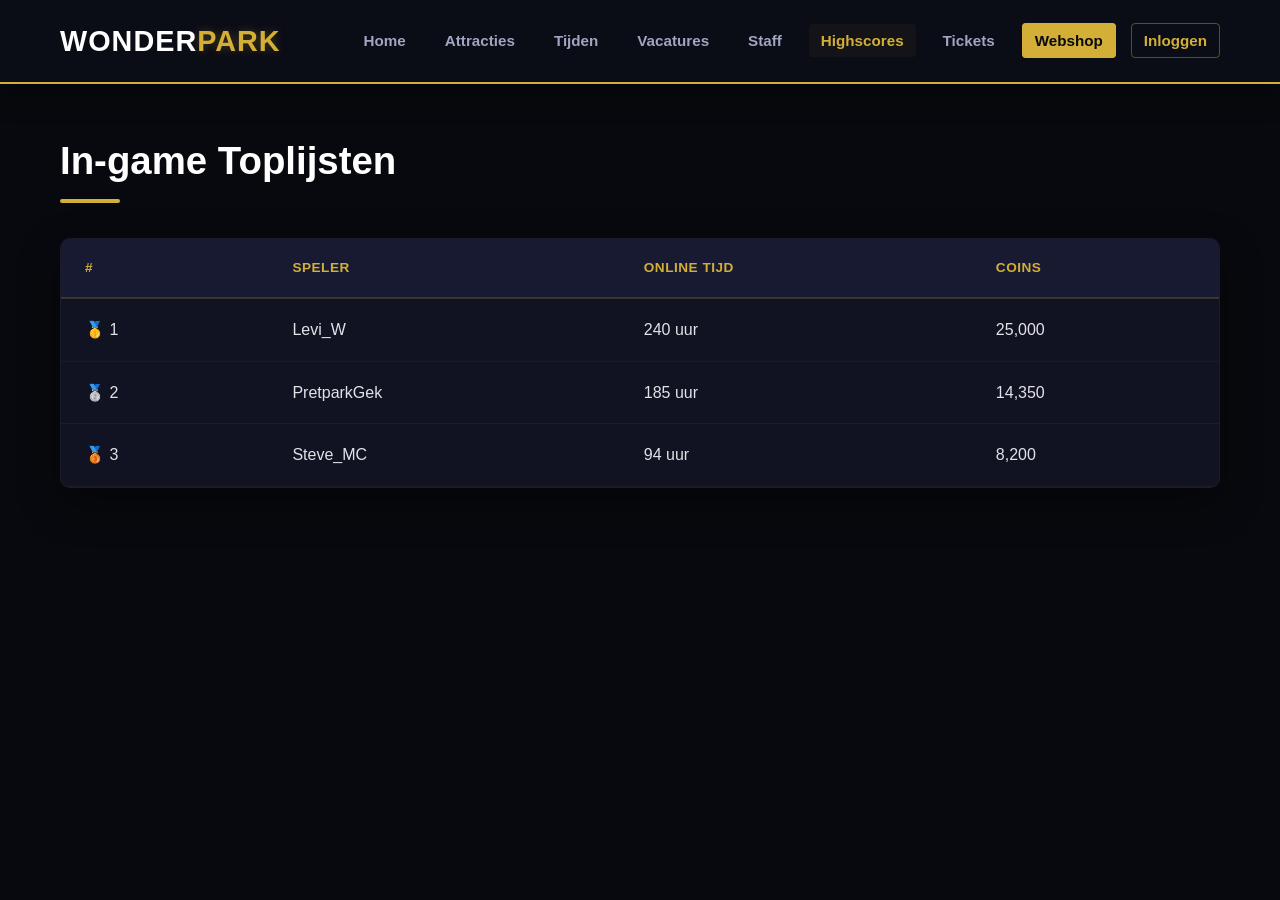
<file: highscores.html>
<!DOCTYPE html>
<html lang="nl">
<head>
    <meta charset="UTF-8"><title>WonderPark - Highscores</title>
    <link rel="stylesheet" href="style.css">
</head>
<body>
    <nav class="navbar"><div class="nav-container"><a href="index.html" class="logo">Wonder<span>Park</span></a><ul class="nav-links"><li><a href="index.html">Home</a></li><li><a href="attracties.html">Attracties</a></li><li><a href="tijden.html">Tijden</a></li><li><a href="vacatures.html">Vacatures</a></li><li><a href="staff.html">Staff</a></li><li><a href="highscores.html" class="active">Highscores</a></li><li><a href="tickets.html">Tickets</a></li><li><a href="webshop.html" class="shop-btn">Webshop</a></li><li id="nav-auth"></li></ul></div></nav>

    <main class="container animated-fade-in">
        <h2 class="section-title">In-game Toplijsten</h2>
        <div class="table-container">
            <table class="highscore-table">
                <thead><tr><th>#</th><th>Speler</th><th>Online Tijd</th><th>Coins</th></tr></thead>
                <tbody>
                    <tr><td>🥇 1</td><td>Levi_W</td><td>240 uur</td><td>25,000</td></tr>
                    <tr><td>🥈 2</td><td>PretparkGek</td><td>185 uur</td><td>14,350</td></tr>
                    <tr><td>🥉 3</td><td>Steve_MC</td><td>94 uur</td><td>8,200</td></tr>
                </tbody>
            </table>
        </div>
    </main>

    <div id="auth-modal" class="modal"><div class="modal-content"><span class="close-btn" onclick="closeAuthModal()">&times;</span><div class="auth-tabs"><button id="tab-login" class="active" onclick="toggleAuthTab('login')">Inloggen</button><button id="tab-register" onclick="toggleAuthTab('register')">Registreren</button></div><form id="login-form" onsubmit="handleLogin(event)"><input type="text" id="login-user" placeholder="Minecraft Naam" required><input type="password" id="login-pass" placeholder="Wachtwoord" required><button type="submit" class="submit-btn">Log in</button></form><form id="register-form" onsubmit="handleRegister(event)" style="display:none;"><input type="text" id="reg-user" placeholder="Minecraft Naam" required><input type="email" id="reg-email" placeholder="E-mail" required><input type="password" id="reg-pass" placeholder="Wachtwoord" required><button type="submit" class="submit-btn">Registreer</button></form></div></div>
    <div id="toast-container"></div>
    <script src="script.js"></script>
</body>
</html>
</file>
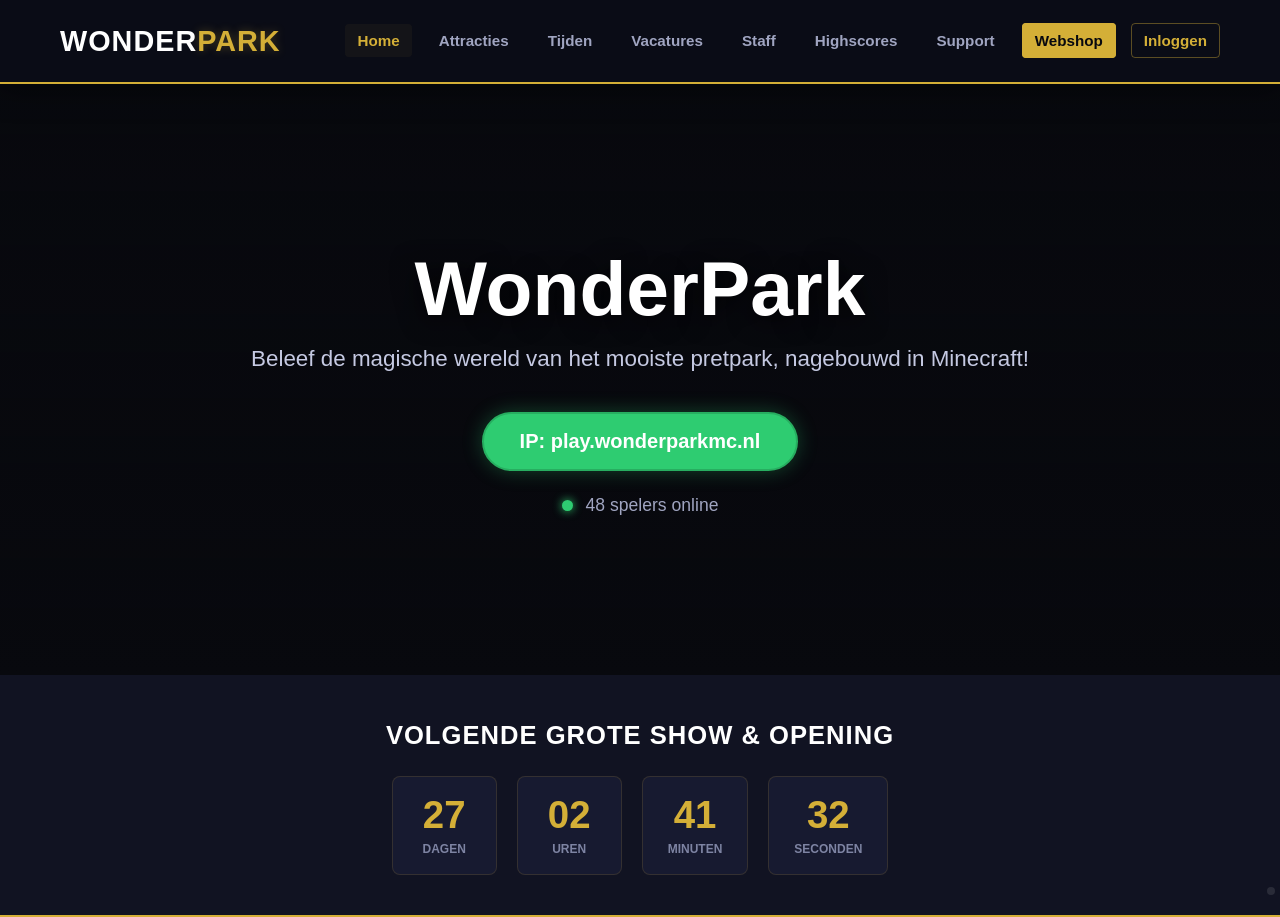
<file: profile.html>
<!DOCTYPE html>
<html lang="nl">
<head>
    <meta charset="UTF-8">
    <title>WonderPark - Mijn Profiel</title>
    <link rel="stylesheet" href="style.css">
    <style>
        .profile-wrapper { max-width: 850px; margin: 120px auto 40px auto; padding: 20px; }
        .profile-card { background: #0f111e; border: 2px solid rgba(212,175,55,0.3); border-radius: 12px; padding: 40px; text-align: center; position: relative; box-shadow: 0 8px 30px rgba(0,0,0,0.5); }
        .avatar-box { width: 100px; height: 100px; background: #15182b; margin: 0 auto 20px auto; border-radius: 50%; display: flex; align-items: center; justify-content: center; font-size: 40px; border: 2px solid #d4af37; }
        .profile-name { font-size: 28px; font-weight: 700; color: #fff; margin-bottom: 5px; }
        
        /* Rank Badges Styles */
        .rank-badge { display: inline-block; padding: 5px 14px; border-radius: 6px; font-weight: 700; font-size: 14px; text-transform: uppercase; margin-bottom: 25px; box-shadow: 0 4px 10px rgba(0,0,0,0.2); color: #fff; }
        
        .stats-cluster { display: grid; grid-template-columns: 1fr 1fr; gap: 20px; margin-top: 10px; }
        .stat-box { background: #15182b; padding: 20px; border-radius: 8px; border: 1px solid rgba(255,255,255,0.05); }
        .stat-box h5 { text-transform: uppercase; color: #7e84a3; font-size: 12px; letter-spacing: 1px; margin-bottom: 5px; }
        .stat-box p { font-size: 22px; font-weight: bold; color: #fff; }

        /* PINS PLATFORM EXHIBITION DISPLAY */
        .pins-showcase-title { font-size: 18px; color: #d4af37; margin: 35px 0 15px 0; font-weight: 600; text-transform: uppercase; letter-spacing: 0.5px; border-bottom: 1px solid rgba(255,255,255,0.05); padding-bottom: 8px; text-align: left; }
        .pins-grid-display { display: flex; gap: 15px; flex-wrap: wrap; justify-content: flex-start; padding: 10px 0; }
        
        /* KEYFRAME FX ENGINES FOR DISPLAY */
        @keyframes masterGlowPulse { 0%, 100% { box-shadow: 0 0 4px var(--g-color); } 50% { box-shadow: 0 0 18px var(--g-color); } }
        @keyframes masterSpin { 0% { transform: rotate(0deg); } 100% { transform: rotate(360deg); } }
        @keyframes masterRainbow { 0% { filter: hue-rotate(0deg); } 100% { filter: hue-rotate(360deg); } }
        @keyframes masterFloat { 0%, 100% { transform: translateY(0); } 50% { transform: translateY(-5px); } }

        .pin-wrapper-container { position: relative; display: inline-block; }
        .pin-element { width: 50px; height: 50px; border-radius: 50%; background: #15182b; border: 2px solid rgba(255,255,255,0.1); display: flex; align-items: center; justify-content: center; font-size: 24px; cursor: help; }
        .p-fx-glow { animation: masterGlowPulse 2s infinite ease-in-out; }
        .p-fx-spin { animation: masterSpin 6s linear infinite; }
        .p-fx-rainbow { animation: masterRainbow 4s linear infinite; }
        .p-fx-float { animation: masterFloat 2.5s infinite ease-in-out; }

        /* Custom Tooltip on Hover */
        .pin-element:hover + .pin-tooltip { opacity: 1; pointer-events: auto; transform: translateX(-50%) translateY(0); }
        .pin-tooltip { position: absolute; bottom: 60px; left: 50%; transform: translateX(-50%) translateY(10px); background: #07080e; border: 1px solid #d4af37; padding: 10px 14px; border-radius: 6px; font-size: 12px; color: #fff; width: 180px; text-align: center; pointer-events: none; opacity: 0; transition: all 0.2s ease; z-index: 99; box-shadow: 0 5px 15px rgba(0,0,0,0.5); }
        .pin-tooltip b { display: block; color: #d4af37; font-size: 13px; margin-bottom: 2px; }

        /* Hideable Drawer Module */
        .settings-toggle-btn { position: absolute; top: 15px; right: 15px; background: rgba(255,255,255,0.05); border: 1px solid rgba(255,255,255,0.1); color: #7e84a3; width: 32px; height: 32px; border-radius: 6px; cursor: pointer; display: flex; align-items: center; justify-content: center; font-size: 14px; }
        .settings-toggle-btn:hover { color: #fff; background: rgba(212,175,55,0.2); border-color: #d4af37; }
        .settings-drawer { display: none; background: #090a12; border: 1px solid rgba(212,175,55,0.15); border-radius: 8px; padding: 25px; margin-top: 30px; text-align: left; animation: slideDown 0.3s ease; }
        @keyframes slideDown { from { opacity:0; transform:translateY(-10px); } to { opacity:1; transform:translateY(0); } }
    </style>
</head>
<body>

    <nav class="navbar">
        <div class="nav-container">
            <a href="index.html" class="logo">Wonder<span>Park</span></a>
            <ul class="nav-links">
                <li><a href="index.html">Home</a></li>
                <li><a href="attracties.html">Attracties</a></li>
                <li><a href="tijden.html">Tijden</a></li>
                <li><a href="vacatures.html">Vacatures</a></li>
                <li><a href="staff.html">Staff</a></li>
                <li><a href="highscores.html">Highscores</a></li>
                <li><a href="tickets.html">Support</a></li>
                <li><a href="webshop.html" class="shop-btn">Webshop</a></li>
                <li id="nav-auth"></li>
            </ul>
        </div>
    </nav>

    <div class="profile-wrapper">
        <div class="profile-card animated-fade-in">
            <button class="settings-toggle-btn" onclick="toggleSettingsDrawer()">⚙️</button>
            
            <div class="avatar-box">👤</div>
            <div class="profile-name" id="profile-username">Minecraft_Speler</div>
            <div id="rank-badge-container"></div>

            <div class="stats-cluster">
                <div class="stat-box"><h5>In-game Saldo</h5><p style="color: #f1c40f;" id="profile-coins">0 Coins</p></div>
                <div class="stat-box"><h5>Account Beveiliging</h5><p style="color: #2ecc71; font-size:16px; margin-top:5px;">✓ Verified</p></div>
            </div>

            <div class="pins-showcase-title">🎖️ Mijn Behaalde Spelden & Pins</div>
            <div class="pins-grid-display" id="profile-pins-zone">
                </div>

            <div class="settings-drawer" id="settings-panel">
                <h4 style="color:var(--gold); margin-bottom:15px; font-size:16px;">🔒 Accountinstellingen Wijzigen</h4>
                <form onsubmit="updateProfilePassword(event)">
                    <div class="form-group" style="display:flex; flex-direction:column; gap:6px; margin-bottom:15px;">
                        <label style="font-size:12px; color:#7e84a3; text-transform:uppercase;">Nieuw Wachtwoord:</label>
                        <input type="password" id="profile-new-pass" required style="background:#15182b; border:1px solid rgba(255,255,255,0.08); padding:12px; border-radius:6px; color:#fff;">
                    </div>
                    <button type="submit" class="shop-btn" style="border:none; width:100%; padding:12px; cursor:pointer;">Wachtwoord Beveiligen</button>
                </form>
            </div>
        </div>
    </div>

    <div id="toast-container"></div>
    <script src="script.js"></script>
    
    <script>
        document.addEventListener("DOMContentLoaded", () => {
            if(localStorage.getItem('wp_is_logged_in') !== 'true') {
                window.location.href = 'index.html';
                return;
            }

            const username = localStorage.getItem('wp_username');
            document.getElementById('profile-username').innerText = username;

            // Haal database profielvariabelen op
            let profileData = JSON.parse(localStorage.getItem(`wp_profile_${username}`)) || { rank: "Speler", coins: "500" };
            document.getElementById('profile-coins').innerText = `🪙 ${profileData.coins} Coins`;

            // --- RANKS COMPILER ---
            const defaultRanks = {
                "Speler": { text: "Speler", color1: "#7e84a3", mode: "solid", emoji: "" },
                "VIP": { text: "VIP", color1: "#f1c40f", mode: "solid", emoji: "⭐" },
                "MEGA-VIP": { text: "MEGA-VIP", color1: "#2ecc71", mode: "solid", emoji: "💎" },
                "Bouwer": { text: "Bouwer", color1: "#00f0ff", mode: "solid", emoji: "🛠️" },
                "Moderator": { text: "Moderator", color1: "#e74c3c", mode: "solid", emoji: "🛡️" }
            };
            const customRanks = JSON.parse(localStorage.getItem("wp_custom_ranks")) || {};
            const allRanks = { ...defaultRanks, ...customRanks };
            const rankConfig = allRanks[profileData.rank || "Speler"] || defaultRanks["Speler"];

            const badgeContainer = document.getElementById("rank-badge-container");
            const badge = document.createElement("span");
            badge.className = "rank-badge";
            badge.innerText = `${rankConfig.emoji ? rankConfig.emoji + ' ' : ''}${rankConfig.text}`;
            if(rankConfig.mode === 'gradient') {
                badge.style.background = `linear-gradient(135deg, ${rankConfig.color1}, ${rankConfig.color2})`;
            } else {
                badge.style.background = rankConfig.color1;
            }
            badge.style.color = "#000";
            badgeContainer.appendChild(badge);

            // --- DYNAMIC PINS EXHIBITION LOADER ---
            const defaultPins = {
                "first-join": { title: "Eerste Bezoek", desc: "Arriveer voor de allereerste keer in WonderPark", emoji: "🎟️", fx: "float", color: "#00f0ff" },
                "rich-beast": { title: "Zakenmagnaat", desc: "Bezit meer dan 10.000 in-game munten", emoji: "👑", fx: "glow", color: "#d4af37" }
            };
            const customPins = JSON.parse(localStorage.getItem("wp_custom_pins")) || {};
            const allPins = { ...defaultPins, ...customPins };

            let ownedPinsKeys = JSON.parse(localStorage.getItem(`wp_player_pins_${username}`)) || ["first-join"]; // Eerste bezoek default toegekend
            const pinsZone = document.getElementById("profile-pins-zone");
            pinsZone.innerHTML = ownedPinsKeys.length === 0 ? "<p style='color:#7e84a3; font-size:13px;'>Nog geen verzamelspelden verdiend.</p>" : "";

            ownedPinsKeys.forEach(k => {
                const p = allPins[k];
                if(p) {
                    pinsZone.innerHTML += `
                        <div class="pin-wrapper-container">
                            <div class="pin-element p-fx-${p.fx}" style="--g-color: ${p.color}; border-color: ${p.color};">${p.emoji}</div>
                            <div class="pin-tooltip"><b>${p.title}</b>${p.desc}</div>
                        </div>`;
                }
            });
        });

        function toggleSettingsDrawer() {
            const el = document.getElementById("settings-panel");
            el.style.display = (el.style.display === "block") ? "none" : "block";
        }

        function updateProfilePassword(e) {
            e.preventDefault();
            localStorage.setItem('wp_password', document.getElementById("profile-new-pass").value);
            if(typeof showToast === 'function') showToast("🔒 Wachtwoord succesvol bijgewerkt!", "success");
            document.getElementById("profile-new-pass").value = "";
            toggleSettingsDrawer();
        }
    </script>
</body>
</html>
</file>
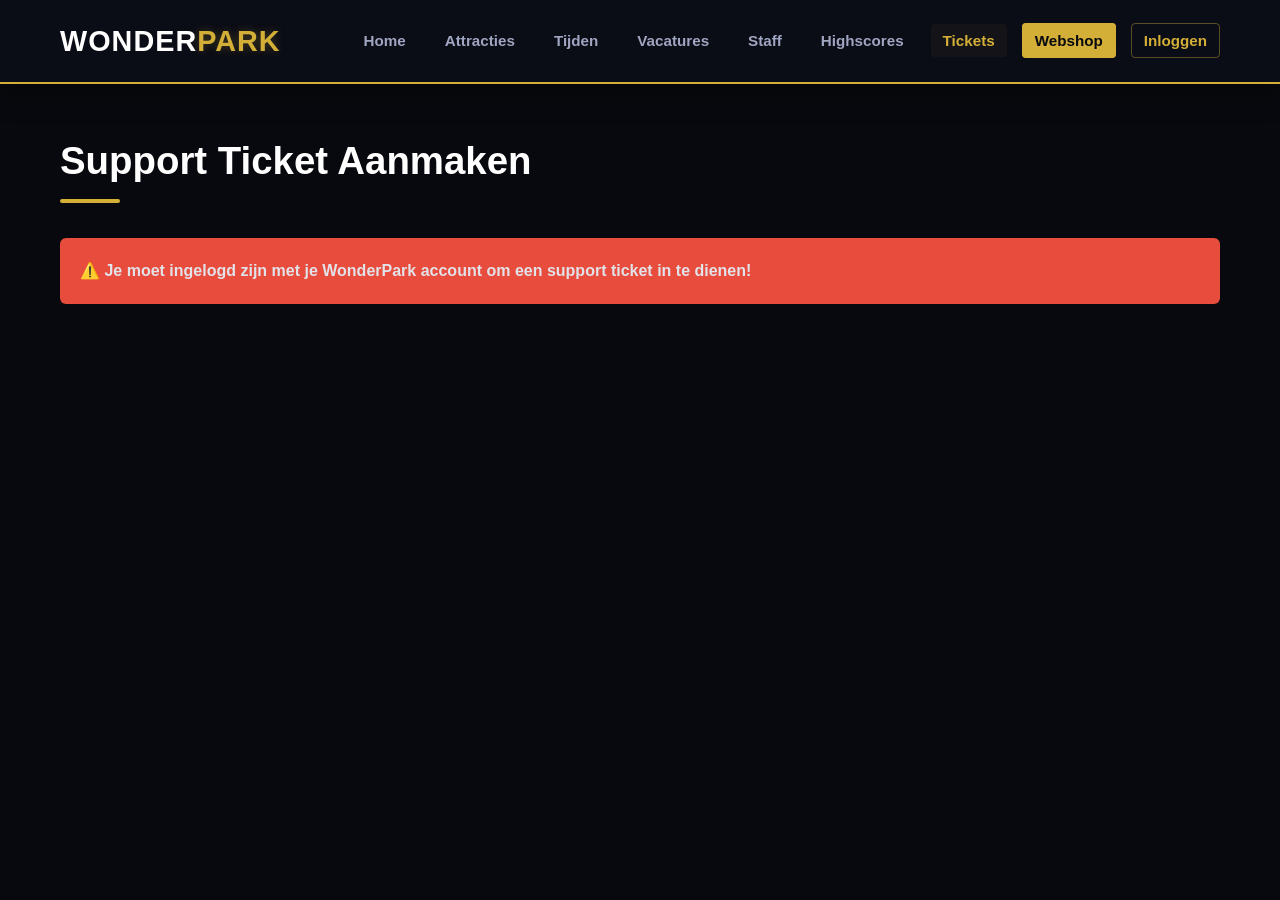
<file: tickets.html>
<!DOCTYPE html>
<html lang="nl">
<head>
    <meta charset="UTF-8"><title>WonderPark - Support</title>
    <link rel="stylesheet" href="style.css">
</head>
<body>
    <nav class="navbar"><div class="nav-container"><a href="index.html" class="logo">Wonder<span>Park</span></a><ul class="nav-links"><li><a href="index.html">Home</a></li><li><a href="attracties.html">Attracties</a></li><li><a href="tijden.html">Tijden</a></li><li><a href="vacatures.html">Vacatures</a></li><li><a href="staff.html">Staff</a></li><li><a href="highscores.html">Highscores</a></li><li><a href="tickets.html" class="active">Tickets</a></li><li><a href="webshop.html" class="shop-btn">Webshop</a></li><li id="nav-auth"></li></ul></div></nav>

    <main class="container animated-fade-in">
        <h2 class="section-title">Support Ticket Aanmaken</h2>
        
        <div id="ticket-auth-warning" style="background-color:#e74c3c; padding:20px; border-radius:6px; font-weight:bold; margin-bottom:20px;">
            ⚠️ Je moet ingelogd zijn met je WonderPark account om een support ticket in te dienen!
        </div>

        <div class="form-box" id="ticket-form-box" style="display:none;">
            <form onsubmit="handleTicket(event)">
                <div class="form-group"><label>Onderwerp / Categorie:</label><select><option>Attractie Storing / Bug report</option><option>Webshop Betaling Probleem</option><option>Speler Rapporteren</option><option>Overige Vraag</option></select></div>
                <div class="form-group"><label>Beschrijf je probleem uitgebreid:</label><textarea rows="6" required placeholder="Typ hier je bericht naar de staff..."></textarea></div>
                <button type="submit" class="submit-btn">Ticket Openen</button>
            </form>
        </div>
    </main>

    <div id="auth-modal" class="modal"><div class="modal-content"><span class="close-btn" onclick="closeAuthModal()">&times;</span><div class="auth-tabs"><button id="tab-login" class="active" onclick="toggleAuthTab('login')">Inloggen</button><button id="tab-register" onclick="toggleAuthTab('register')">Registreren</button></div><form id="login-form" onsubmit="handleLogin(event)"><input type="text" id="login-user" placeholder="Minecraft Naam" required><input type="password" id="login-pass" placeholder="Wachtwoord" required><button type="submit" class="submit-btn">Log in</button></form><form id="register-form" onsubmit="handleRegister(event)" style="display:none;"><input type="text" id="reg-user" placeholder="Minecraft Naam" required><input type="email" id="reg-email" placeholder="E-mail" required><input type="password" id="reg-pass" placeholder="Wachtwoord" required><button type="submit" class="submit-btn">Registreer</button></form></div></div>
    <div id="toast-container"></div>
    <script src="script.js"> </script>
    <script>
        // Extra check specifiek voor de ticket-beveiliging
        document.addEventListener("DOMContentLoaded", () => {
            if(localStorage.getItem('wp_is_logged_in') === 'true') {
                document.getElementById('ticket-auth-warning').style.display = 'none';
                document.getElementById('ticket-form-box').style.display = 'block';
            }
        });
    </script>
</body>
</html>
</file>
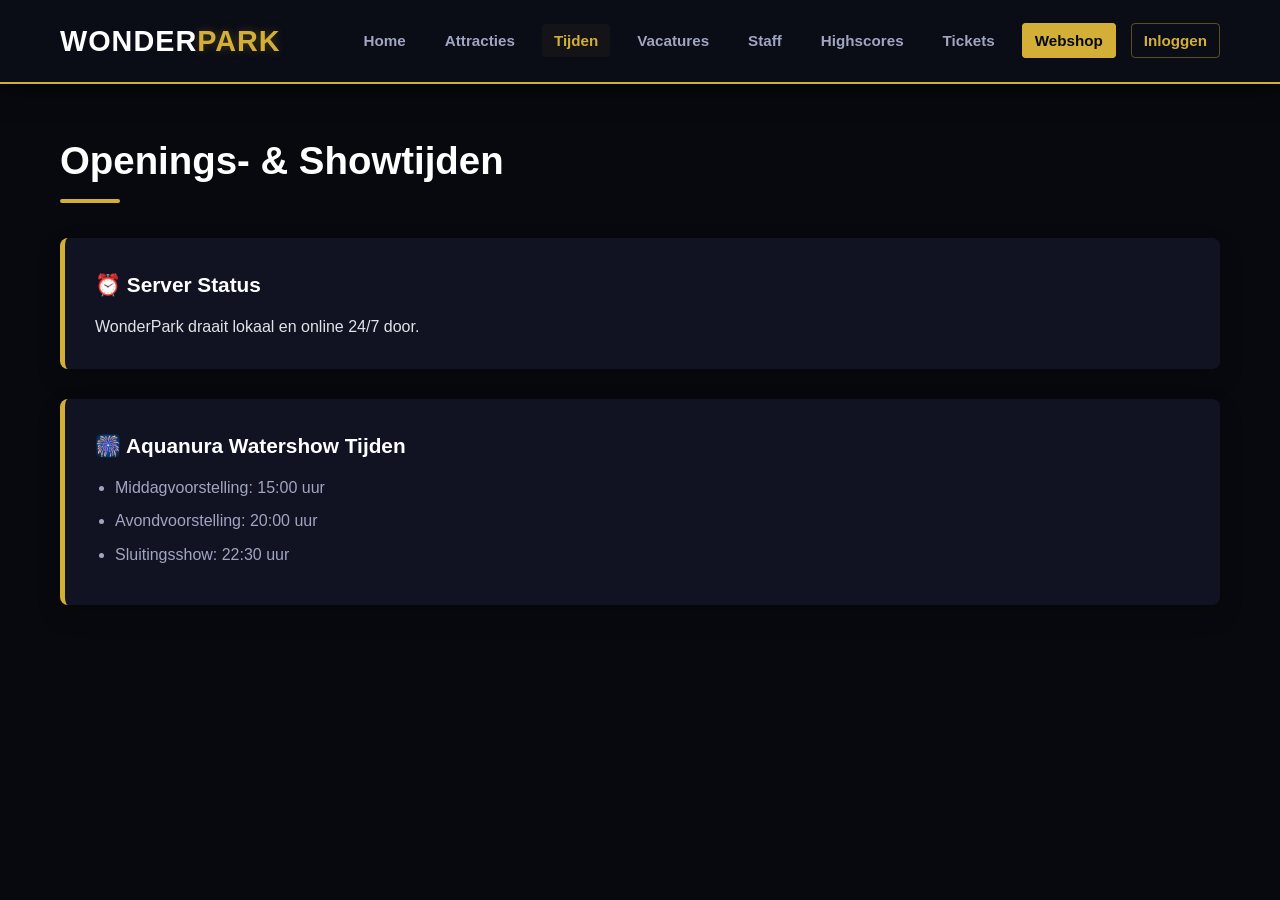
<file: tijden.html>
<!DOCTYPE html>
<html lang="nl">
<head>
    <meta charset="UTF-8"><title>WonderPark - Tijden</title>
    <link rel="stylesheet" href="style.css">
</head>
<body>
    <nav class="navbar"><div class="nav-container"><a href="index.html" class="logo">Wonder<span>Park</span></a><ul class="nav-links"><li><a href="index.html">Home</a></li><li><a href="attracties.html">Attracties</a></li><li><a href="tijden.html" class="active">Tijden</a></li><li><a href="vacatures.html">Vacatures</a></li><li><a href="staff.html">Staff</a></li><li><a href="highscores.html">Highscores</a></li><li><a href="tickets.html">Tickets</a></li><li><a href="webshop.html" class="shop-btn">Webshop</a></li><li id="nav-auth"></li></ul></div></nav>

    <main class="container animated-fade-in">
        <h2 class="section-title">Openings- & Showtijden</h2>
        <div class="info-box">
            <h3>⏰ Server Status</h3>
            <p>WonderPark draait lokaal en online 24/7 door.</p>
        </div>
        <div class="info-box">
            <h3>🎆 Aquanura Watershow Tijden</h3>
            <ul>
                <li>Middagvoorstelling: 15:00 uur</li>
                <li>Avondvoorstelling: 20:00 uur</li>
                <li>Sluitingsshow: 22:30 uur</li>
            </ul>
        </div>
    </main>

    <div id="auth-modal" class="modal"><div class="modal-content"><span class="close-btn" onclick="closeAuthModal()">&times;</span><div class="auth-tabs"><button id="tab-login" class="active" onclick="toggleAuthTab('login')">Inloggen</button><button id="tab-register" onclick="toggleAuthTab('register')">Registreren</button></div><form id="login-form" onsubmit="handleLogin(event)"><input type="text" id="login-user" placeholder="Minecraft Naam" required><input type="password" id="login-pass" placeholder="Wachtwoord" required><button type="submit" class="submit-btn">Log in</button></form><form id="register-form" onsubmit="handleRegister(event)" style="display:none;"><input type="text" id="reg-user" placeholder="Minecraft Naam" required><input type="email" id="reg-email" placeholder="E-mail" required><input type="password" id="reg-pass" placeholder="Wachtwoord" required><button type="submit" class="submit-btn">Registreer</button></form></div></div>
    <div id="toast-container"></div>
    <script src="script.js"></script>
</body>
</html>
</file>
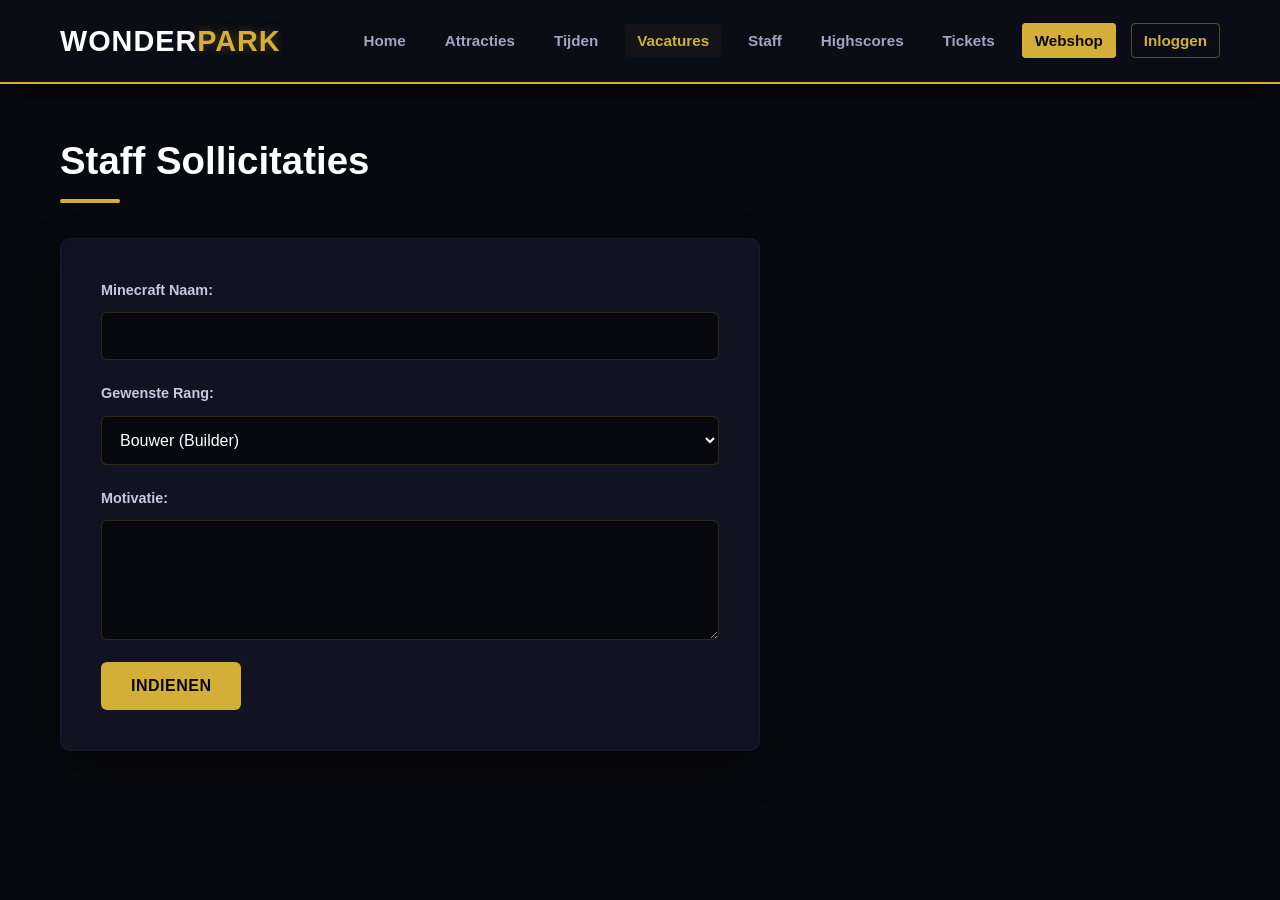
<file: vacatures.html>
<!DOCTYPE html>
<html lang="nl">
<head>
    <meta charset="UTF-8"><title>WonderPark - Vacatures</title>
    <link rel="stylesheet" href="style.css">
</head>
<body>
    <nav class="navbar"><div class="nav-container"><a href="index.html" class="logo">Wonder<span>Park</span></a><ul class="nav-links"><li><a href="index.html">Home</a></li><li><a href="attracties.html">Attracties</a></li><li><a href="tijden.html">Tijden</a></li><li><a href="vacatures.html" class="active">Vacatures</a></li><li><a href="staff.html">Staff</a></li><li><a href="highscores.html">Highscores</a></li><li><a href="tickets.html">Tickets</a></li><li><a href="webshop.html" class="shop-btn">Webshop</a></li><li id="nav-auth"></li></ul></div></nav>

    <main class="container animated-fade-in">
        <h2 class="section-title">Staff Sollicitaties</h2>
        <div class="form-box">
            <form onsubmit="handleVacature(event)">
                <div class="form-group"><label>Minecraft Naam:</label><input type="text" required></div>
                <div class="form-group"><label>Gewenste Rang:</label><select><option>Bouwer (Builder)</option><option>Technicus (Redstone)</option><option>Moderator</option></select></div>
                <div class="form-group"><label>Motivatie:</label><textarea rows="5" required></textarea></div>
                <button type="submit" class="submit-btn">Indienen</button>
            </form>
        </div>
    </main>

    <div id="auth-modal" class="modal"><div class="modal-content"><span class="close-btn" onclick="closeAuthModal()">&times;</span><div class="auth-tabs"><button id="tab-login" class="active" onclick="toggleAuthTab('login')">Inloggen</button><button id="tab-register" onclick="toggleAuthTab('register')">Registreren</button></div><form id="login-form" onsubmit="handleLogin(event)"><input type="text" id="login-user" placeholder="Minecraft Naam" required><input type="password" id="login-pass" placeholder="Wachtwoord" required><button type="submit" class="submit-btn">Log in</button></form><form id="register-form" onsubmit="handleRegister(event)" style="display:none;"><input type="text" id="reg-user" placeholder="Minecraft Naam" required><input type="email" id="reg-email" placeholder="E-mail" required><input type="password" id="reg-pass" placeholder="Wachtwoord" required><button type="submit" class="submit-btn">Registreer</button></form></div></div>
    <div id="toast-container"></div>
    <script src="script.js"></script>
</body>
</html>
</file>
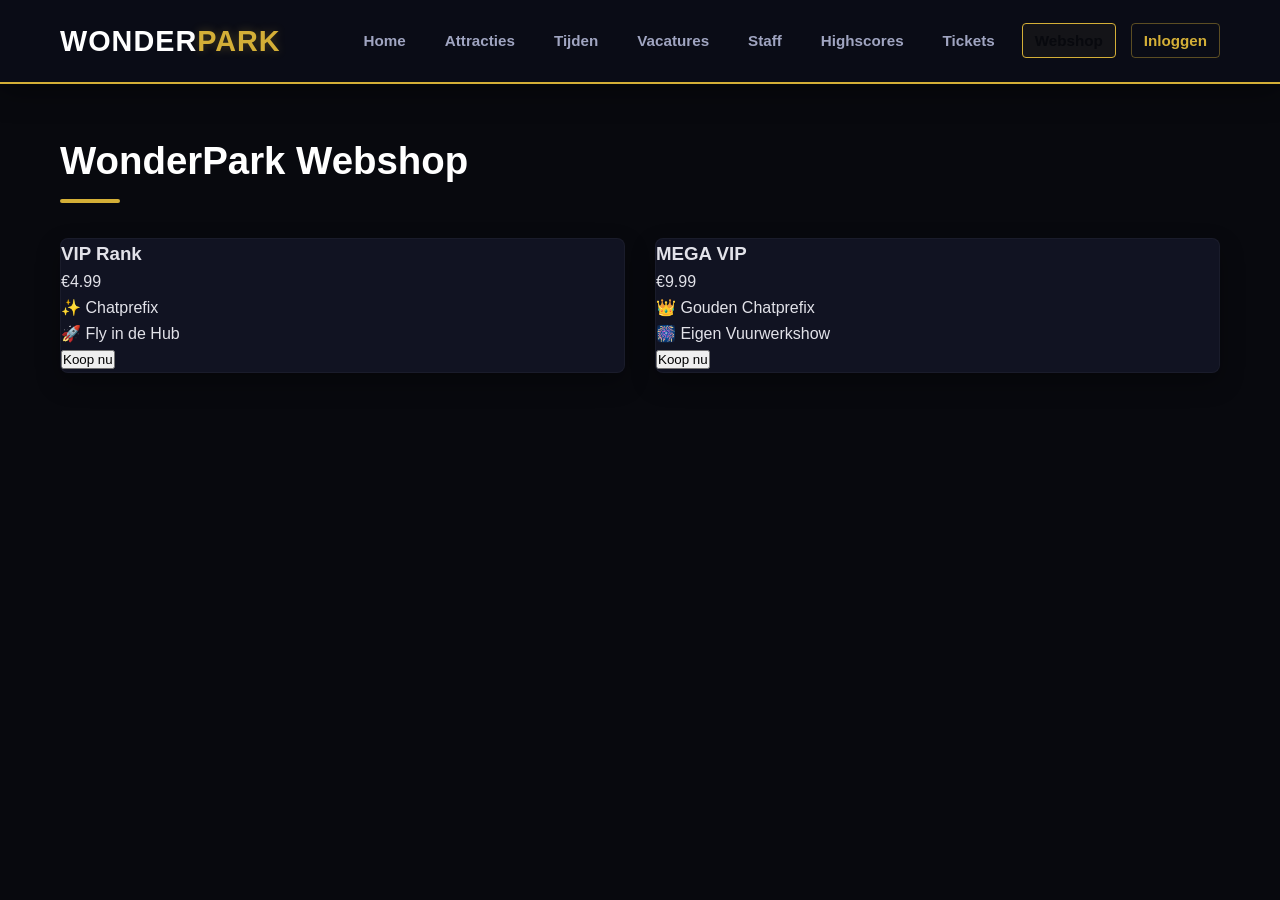
<file: webshop.html>
<!DOCTYPE html>
<html lang="nl">
<head>
    <meta charset="UTF-8"><title>WonderPark - Webshop</title>
    <link rel="stylesheet" href="style.css">
</head>
<body>
    <nav class="navbar"><div class="nav-container"><a href="index.html" class="logo">Wonder<span>Park</span></a><ul class="nav-links"><li><a href="index.html">Home</a></li><li><a href="attracties.html">Attracties</a></li><li><a href="tijden.html">Tijden</a></li><li><a href="vacatures.html">Vacatures</a></li><li><a href="staff.html">Staff</a></li><li><a href="highscores.html">Highscores</a></li><li><a href="tickets.html">Tickets</a></li><li><a href="webshop.html" class="shop-btn active">Webshop</a></li><li id="nav-auth"></li></ul></div></nav>

    <main class="container animated-fade-in">
        <h2 class="section-title">WonderPark Webshop</h2>
        <div class="grid-3">
            <div class="card shop-card"><h3>VIP Rank</h3><div class="price">€4.99</div><ul><li>✨ Chatprefix</li><li>🚀 Fly in de Hub</li></ul><button class="buy-btn" onclick="buyItem('VIP')">Koop nu</button></div>
            <div class="card shop-card"><h3>MEGA VIP</h3><div class="price">€9.99</div><ul><li>👑 Gouden Chatprefix</li><li>🎆 Eigen Vuurwerkshow</li></ul><button class="buy-btn" onclick="buyItem('MEGA-VIP')">Koop nu</button></div>
        </div>
    </main>

    <div id="auth-modal" class="modal"><div class="modal-content"><span class="close-btn" onclick="closeAuthModal()">&times;</span><div class="auth-tabs"><button id="tab-login" class="active" onclick="toggleAuthTab('login')">Inloggen</button><button id="tab-register" onclick="toggleAuthTab('register')">Registreren</button></div><form id="login-form" onsubmit="handleLogin(event)"><input type="text" id="login-user" placeholder="Minecraft Naam" required><input type="password" id="login-pass" placeholder="Wachtwoord" required><button type="submit" class="submit-btn">Log in</button></form><form id="register-form" onsubmit="handleRegister(event)" style="display:none;"><input type="text" id="reg-user" placeholder="Minecraft Naam" required><input type="email" id="reg-email" placeholder="E-mail" required><input type="password" id="reg-pass" placeholder="Wachtwoord" required><button type="submit" class="submit-btn">Registreer</button></form></div></div>
    <div id="toast-container"></div>
    <script src="script.js"></script>
</body>
</html>
</file>
<file: style.css>
/* ==========================================================================
   WONDERPARK SITE-WIDE DESIGN FRAMEWORK — PRODUCTION CORE
   ========================================================================== */

/* CORE RESETS */
* {
    margin: 0;
    padding: 0;
    box-sizing: border-box;
    font-family: 'Poppins', 'Segoe UI', Tahoma, sans-serif;
}

body {
    background-color: #08090e;
    color: #e2e2e9;
    overflow-x: hidden;
    padding-top: 90px;
    line-height: 1.6;
}

.container {
    max-width: 1200px;
    margin: 0 auto;
    padding: 40px 20px;
}

/* NAVIGATION HEADER BAR */
.navbar {
    background-color: rgba(11, 13, 23, 0.96);
    border-bottom: 2px solid #d4af37;
    position: fixed;
    width: 100%;
    top: 0;
    left: 0;
    z-index: 9999;
    backdrop-filter: blur(12px);
    box-shadow: 0 4px 30px rgba(0, 0, 0, 0.5);
}

.nav-container {
    max-width: 1200px;
    margin: 0 auto;
    display: flex;
    justify-content: space-between;
    align-items: center;
    padding: 18px 20px;
}

.logo {
    color: #ffffff;
    font-size: 1.8rem;
    font-weight: 700;
    text-decoration: none;
    text-transform: uppercase;
    letter-spacing: 1px;
}

.logo span {
    color: #d4af37;
    text-shadow: 0 0 10px rgba(212, 175, 55, 0.3);
}

.nav-links {
    display: flex;
    list-style: none;
    align-items: center;
    gap: 15px;
}

.nav-links a {
    color: #a0a5c1;
    text-decoration: none;
    font-size: 0.95rem;
    font-weight: 600;
    transition: all 0.2s ease;
    padding: 8px 12px;
    border-radius: 4px;
}

.nav-links a:hover, 
.nav-links a.active {
    color: #d4af37;
    background: rgba(212, 175, 55, 0.05);
}

.shop-btn {
    background-color: #d4af37;
    color: #08090e !important;
    border: 1px solid #d4af37;
}

.shop-btn:hover {
    background-color: #ffffff !important;
    border-color: #ffffff;
    transform: translateY(-1px);
}

.auth-btn {
    border: 1px solid rgba(212, 175, 55, 0.4);
    color: #d4af37 !important;
    cursor: pointer;
}

.auth-btn:hover {
    background: var(--gold);
    color: #000 !important;
}

/* REALTIME NOTIFICATION TOAST PLATFORM */
#toast-container {
    position: fixed;
    bottom: 25px;
    right: 25px;
    z-index: 999999;
    display: flex;
    flex-direction: column;
    gap: 12px;
}

.toast {
    background-color: #111322;
    border-left: 5px solid #d4af37;
    color: #ffffff;
    padding: 16px 28px;
    border-radius: 6px;
    box-shadow: 0 10px 40px rgba(0,0,0,0.6);
    font-weight: 600;
    font-size: 0.95rem;
    min-width: 320px;
    max-width: 450px;
    animation: toastSlidIn 0.3s cubic-bezier(0.175, 0.885, 0.32, 1.275) forwards;
}

@keyframes toastSlidIn {
    from { transform: translateX(50px); opacity: 0; }
    to { transform: translateX(0); opacity: 1; }
}

.toast.success { border-left-color: #2ecc71; }
.toast.error { border-left-color: #e74c3c; }

/* MODALS LAYOUT ENGINE */
.modal {
    display: none;
    position: fixed;
    top: 0;
    left: 0;
    width: 100%;
    height: 100%;
    background-color: rgba(4, 5, 10, 0.85);
    z-index: 99999;
    justify-content: center;
    align-items: center;
    backdrop-filter: blur(6px);
}

.modal-content {
    background-color: #111322;
    padding: 40px;
    border-radius: 10px;
    border: 1.5px solid #d4af37;
    width: 100%;
    max-width: 420px;
    position: relative;
    box-shadow: 0 15px 50px rgba(0,0,0,0.7);
}

.close-btn {
    position: absolute;
    top: 15px;
    right: 20px;
    color: #7e84a3;
    font-size: 1.8rem;
    cursor: pointer;
    transition: color 0.2s;
}

.close-btn:hover { color: #fff; }

.auth-tabs {
    display: flex;
    gap: 20px;
    margin-bottom: 25px;
    border-bottom: 1px solid rgba(255,255,255,0.08);
    padding-bottom: 10px;
}

.auth-tabs button {
    background: none;
    border: none;
    color: #7e84a3;
    font-size: 1.1rem;
    cursor: pointer;
    font-weight: 600;
}

.auth-tabs button.active {
    color: #d4af37;
    border-bottom: 2px solid #d4af37;
}

/* HOMEPAGE HERO HEADER */
.hero {
    background: linear-gradient(rgba(8, 9, 14, 0.4), #08090e), url('https://images.unsplash.com/photo-1513885535751-8b9238bd345a?q=80&w=1920&auto=format&fit=cover') no-repeat center center/cover;
    height: 65vh;
    display: flex;
    justify-content: center;
    align-items: center;
    text-align: center;
}

.hero-content h1 {
    font-size: 4.8rem;
    font-weight: 700;
    color: #ffffff;
    text-shadow: 0 4px 25px rgba(0,0,0,0.8);
    line-height: 1.1;
    margin-bottom: 10px;
}

.hero-content p {
    font-size: 1.4rem;
    color: #c5c9e2;
    margin-bottom: 35px;
}

#ip-button {
    background-color: #2ecc71;
    color: #ffffff;
    font-size: 1.25rem;
    padding: 16px 36px;
    border: 2px solid #27ae60;
    border-radius: 50px;
    cursor: pointer;
    font-weight: 700;
    box-shadow: 0 0 20px rgba(46, 204, 113, 0.3);
    transition: transform 0.2s, box-shadow 0.2s;
}

#ip-button:hover {
    transform: scale(1.04);
    box-shadow: 0 0 30px rgba(46, 204, 113, 0.5);
}

.player-count {
    margin-top: 20px;
    font-size: 1.1rem;
    color: #a0a5c1;
}

.dot {
    height: 11px;
    width: 11px;
    background-color: #2ecc71;
    border-radius: 50%;
    display: inline-block;
    margin-right: 8px;
    box-shadow: 0 0 10px #2ecc71;
}

/* COUNTDOWN BANNER DESIGN */
.countdown-section {
    background-color: #111322;
    text-align: center;
    padding: 40px 20px;
    border-bottom: 2px solid #d4af37;
    box-shadow: 0 10px 30px rgba(0,0,0,0.3);
}

.countdown-section h2 {
    font-size: 1.6rem;
    text-transform: uppercase;
    letter-spacing: 1px;
    color: #ffffff;
}

#countdown {
    display: flex;
    justify-content: center;
    gap: 20px;
    margin-top: 20px;
}

.time-block {
    background-color: #171a30;
    padding: 15px 25px;
    border-radius: 8px;
    min-width: 105px;
    border: 1px solid rgba(212, 175, 55, 0.15);
}

.time-block span {
    font-size: 2.4rem;
    font-weight: 700;
    color: #d4af37;
    display: block;
    line-height: 1.2;
}

.time-block p {
    font-size: 0.75rem;
    color: #7e84a3;
    text-transform: uppercase;
    font-weight: 600;
    margin-top: 2px;
}

/* GENERAL PANEL & CARDS STRUCT */
.section-title {
    font-size: 2.4rem;
    color: #fff;
    margin-bottom: 35px;
    position: relative;
    padding-bottom: 12px;
}

.section-title::after {
    content: '';
    position: absolute;
    left: 0;
    bottom: 0;
    width: 60px;
    height: 4px;
    background-color: #d4af37;
    border-radius: 2px;
}

.grid-3 {
    display: grid;
    grid-template-columns: repeat(auto-fit, minmax(320px, 1fr));
    gap: 30px;
    margin-bottom: 50px;
}

.card {
    background-color: #111322;
    border-radius: 8px;
    overflow: hidden;
    border: 1px solid rgba(255, 255, 255, 0.04);
    box-shadow: 0 10px 25px rgba(0,0,0,0.3);
    transition: transform 0.25s ease, border-color 0.25s ease;
}

.card:hover {
    transform: translateY(-6px);
    border-color: #d4af37;
}

.card-img {
    height: 200px;
    background-size: cover;
    background-position: center;
}

.card-body {
    padding: 25px;
}

.card-body h3 {
    margin-bottom: 10px;
    color: #ffffff;
    font-size: 1.3rem;
}

.card-body p {
    color: #a0a5c1;
    font-size: 0.95rem;
    line-height: 1.6;
}

/* ATTRACTIELIJST BADGES */
.rijk-title {
    font-size: 1.8rem;
    color: #d4af37;
    margin: 50px 0 25px 0;
    padding-bottom: 8px;
    border-bottom: 1px solid rgba(212, 175, 55, 0.25);
}

.status-badge {
    display: inline-block;
    padding: 4px 10px;
    border-radius: 4px;
    font-size: 0.8rem;
    font-weight: 700;
    text-transform: uppercase;
    margin-top: 15px;
}

.status-badge.open {
    background-color: rgba(46, 204, 113, 0.12);
    color: #2ecc71;
    border: 1px solid #2ecc71;
}

.status-badge.closed {
    background-color: rgba(231, 76, 60, 0.12);
    color: #e74c3c;
    border: 1px solid #e74c3c;
}

/* TABLES (HIGHSCORES PLATFORM) */
.table-container {
    overflow-x: auto;
    background-color: #111322;
    border-radius: 10px;
    border: 1px solid rgba(255, 255, 255, 0.04);
    box-shadow: 0 15px 40px rgba(0,0,0,0.4);
}

.highscore-table {
    width: 100%;
    border-collapse: collapse;
    text-align: left;
}

.highscore-table th, 
.highscore-table td {
    padding: 18px 24px;
}

.highscore-table th {
    background-color: #171a30;
    color: #d4af37;
    font-weight: 700;
    text-transform: uppercase;
    font-size: 0.85rem;
    letter-spacing: 0.5px;
    border-bottom: 2px solid rgba(212, 175, 55, 0.2);
}

.highscore-table tr {
    border-bottom: 1px solid rgba(255, 255, 255, 0.04);
}

.highscore-table tr:hover {
    background-color: rgba(255, 255, 255, 0.02);
}

/* INPUT FORMS (SUPPORT / SOLLICITATIES) */
.form-box {
    background-color: #111322;
    padding: 40px;
    border-radius: 10px;
    max-width: 700px;
    border: 1px solid rgba(255, 255, 255, 0.04);
    box-shadow: 0 15px 40px rgba(0,0,0,0.4);
}

.form-group {
    margin-bottom: 22px;
    display: flex;
    flex-direction: column;
}

.form-group label {
    margin-bottom: 10px;
    font-weight: 600;
    font-size: 0.9rem;
    color: #c5c9e2;
}

.form-group input, 
.form-group select, 
.form-group textarea {
    padding: 14px;
    background-color: #08090e;
    border: 1px solid rgba(212, 175, 55, 0.2);
    color: #ffffff;
    border-radius: 6px;
    font-size: 1rem;
    transition: border-color 0.2s;
}

.form-group input:focus, 
.form-group select:focus, 
.form-group textarea:focus {
    border-color: #d4af37;
    outline: none;
}

.submit-btn {
    background-color: #d4af37;
    color: #08090e;
    font-weight: 700;
    padding: 15px 30px;
    border: none;
    border-radius: 6px;
    cursor: pointer;
    font-size: 1rem;
    text-transform: uppercase;
    letter-spacing: 0.5px;
    transition: all 0.2s;
}

.submit-btn:hover {
    background-color: #ffffff;
    transform: translateY(-2px);
}

/* SYSTEM INFO COMPONENT BOARDS */
.info-box {
    background-color: #111322;
    padding: 30px;
    border-radius: 8px;
    border-left: 5px solid #d4af37;
    margin-bottom: 30px;
    box-shadow: 0 10px 25px rgba(0,0,0,0.2);
}

.info-box h3 {
    color: #ffffff;
    margin-bottom: 12px;
    font-size: 1.3rem;
}

.info-box ul {
    margin-left: 20px;
    color: #a0a5c1;
}

.info-box li {
    margin-bottom: 8px;
}

/* STAFF PROFIELKAARTEN */
.staff-card {
    background-color: #111322;
    padding: 35px 25px;
    border-radius: 8px;
    text-align: center;
    border: 1px solid rgba(255, 255, 255, 0.04);
    box-shadow: 0 12px 30px rgba(0,0,0,0.3);
}

.staff-card img {
    border-radius: 50%;
    border: 3px solid #d4af37;
    margin-bottom: 15px;
    box-shadow: 0 0 15px rgba(212,175,55,0.2);
}

.role {
    display: inline-block;
    padding: 4px 12px;
    border-radius: 20px;
    font-size: 0.75rem;
    font-weight: 700;
    text-transform: uppercase;
    margin-top: 10px;
    letter-spacing: 0.5px;
}

.owner { background-color: #e74c3c; color: #ffffff; }
.builder { background-color: #3498db; color: #ffffff; }
.mod { background-color: #2ecc71; color: #ffffff; }

/* ANIMATION UTILITIES */
.animated-fade-in {
    animation: masterFade 0.6s cubic-bezier(0.25, 0.46, 0.45, 0.94) forwards;
}

@keyframes masterFade {
    from { opacity: 0; transform: translateY(20px); }
    to { opacity: 1; transform: translateY(0); }
}
</file>
